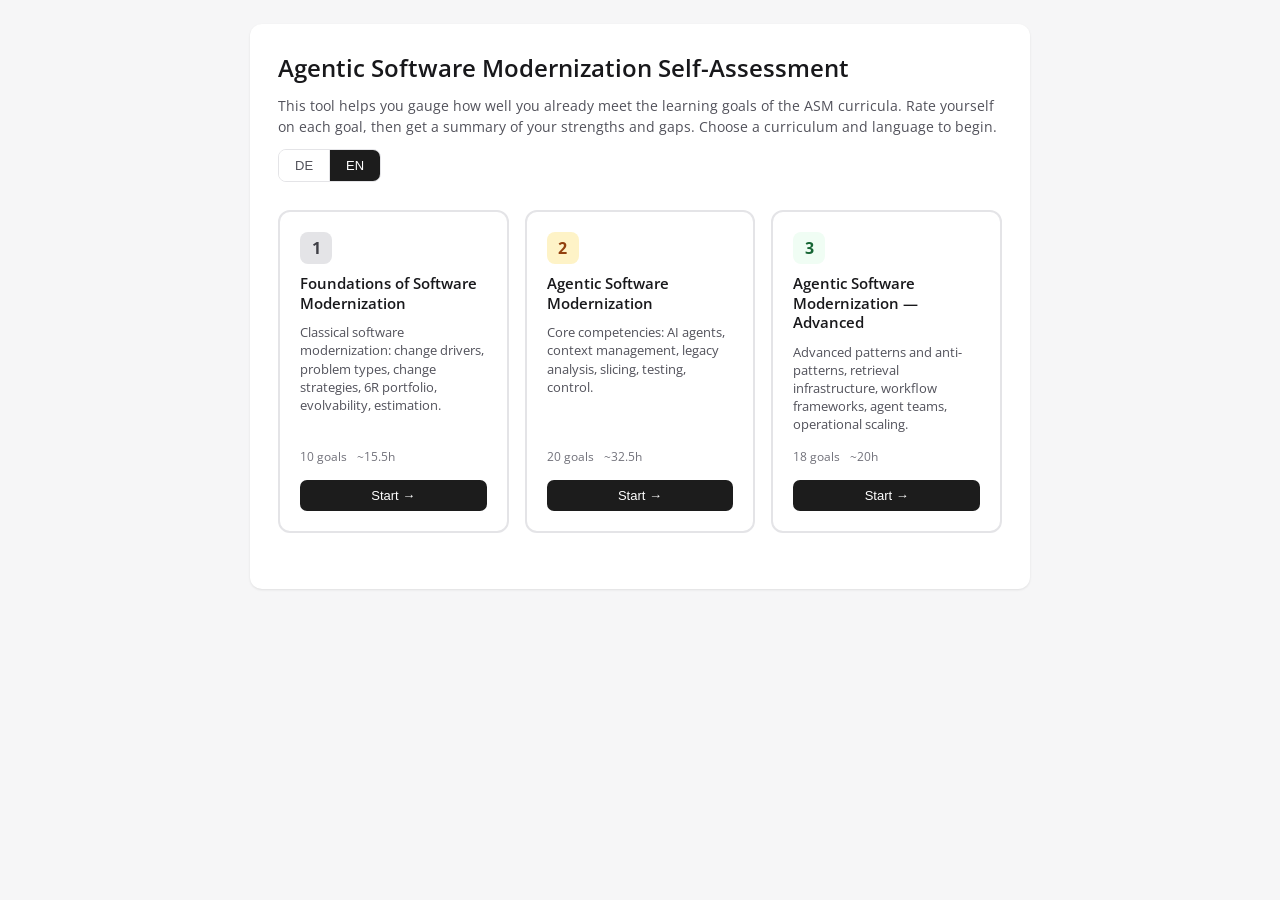
<file: self-assessment/index.html>
<!DOCTYPE html>
<html lang="en">
<head>
<meta charset="UTF-8">
<meta name="viewport" content="width=device-width, initial-scale=1.0">
<title>Agentic Software Modernization Self-Assessment</title>
<style>
  @import url('https://fonts.googleapis.com/css2?family=Open+Sans:wght@400;500;600;700;800&display=swap');
  * { box-sizing: border-box; margin: 0; padding: 0; }
  body {
    font-family: 'Open Sans', -apple-system, BlinkMacSystemFont, "Segoe UI", Roboto, sans-serif;
    background: #f6f6f7;
    color: #18181b;
    line-height: 1.5;
    min-height: 100vh;
    padding: 24px 16px;
  }
  .container { max-width: 780px; margin: 0 auto; }

  .topbar {
    display: flex;
    justify-content: space-between;
    align-items: flex-end;
    margin-bottom: 16px;
    gap: 12px;
    flex-wrap: wrap;
  }
  .topbar h1 { font-size: 22px; font-weight: 600; }
  .topbar .sub { font-size: 13px; color: #6b6b70; margin-top: 2px; }
  .topbar .counter { font-size: 13px; color: #6b6b70; font-variant-numeric: tabular-nums; }

  .progress {
    height: 6px;
    background: #e4e4e7;
    border-radius: 3px;
    overflow: hidden;
    margin-bottom: 24px;
  }
  .progress > div {
    height: 100%;
    background: #22C55E;
    transition: width 0.3s ease;
  }

  .card {
    background: white;
    border-radius: 12px;
    padding: 28px;
    box-shadow: 0 1px 2px rgba(0,0,0,0.04), 0 1px 3px rgba(0,0,0,0.06);
  }

  .meta {
    display: flex;
    align-items: center;
    gap: 10px;
    font-size: 11px;
    color: #71717a;
    margin-bottom: 10px;
    text-transform: uppercase;
    letter-spacing: 0.06em;
    flex-wrap: wrap;
  }
  .badge {
    display: inline-block;
    padding: 2px 8px;
    border-radius: 4px;
    font-weight: 600;
    font-size: 10px;
    letter-spacing: 0.04em;
  }
  .badge-r1 { background: #F0FDF4; color: #166534; }
  .badge-r2 { background: #fef3c7; color: #92400e; }
  .badge-r3 { background: #e4e4e7; color: #3f3f46; }
  .badge-default { background: #e4e4e7; color: #3f3f46; }
  .badge-hours { background: #f3e8ff; color: #6b21a8; }

  .card h2 {
    font-size: 20px;
    font-weight: 600;
    margin-bottom: 12px;
    line-height: 1.3;
  }
  .desc { color: #3f3f46; margin-bottom: 16px; }

  .topics {
    background: #fafafa;
    border-left: 3px solid #d4d4d8;
    padding: 12px 14px 12px 18px;
    margin-bottom: 16px;
    font-size: 14px;
    color: #3f3f46;
    border-radius: 2px;
  }
  .topics ul { list-style: none; }
  .topics li { padding: 2px 0; position: relative; padding-left: 14px; }
  .topics li::before {
    content: "·";
    position: absolute;
    left: 2px;
    color: #a1a1aa;
    font-weight: 700;
  }

  .example { margin-bottom: 22px; }
  .example summary {
    cursor: pointer;
    font-size: 13px;
    font-weight: 500;
    color: #22C55E;
    padding: 6px 0;
    user-select: none;
    list-style: none;
    display: flex;
    align-items: center;
    gap: 8px;
  }
  .example summary::-webkit-details-marker { display: none; }
  .example summary::before {
    content: "▶";
    font-size: 9px;
    transition: transform 0.2s ease;
    color: #22C55E;
  }
  .example[open] summary::before { transform: rotate(90deg); }
  .example summary:hover { color: #16a34a; }
  .example-body {
    padding: 14px 16px;
    margin-top: 8px;
    background: #F0FDF4;
    border-left: 3px solid #22C55E;
    border-radius: 4px;
    font-size: 14px;
    color: #1e293b;
    white-space: pre-line;
    line-height: 1.6;
  }

  .rating-label {
    font-size: 11px;
    font-weight: 600;
    color: #71717a;
    text-transform: uppercase;
    letter-spacing: 0.06em;
    margin-bottom: 10px;
  }
  .rating { display: grid; grid-template-columns: repeat(5, 1fr); gap: 6px; }
  .rating button {
    padding: 12px 4px;
    border: 1px solid #e4e4e7;
    background: white;
    border-radius: 8px;
    cursor: pointer;
    font-size: 11px;
    font-weight: 500;
    color: #3f3f46;
    transition: all 0.12s;
    text-align: center;
    line-height: 1.2;
    min-height: 76px;
    display: flex;
    flex-direction: column;
    align-items: center;
    justify-content: center;
    gap: 4px;
  }
  .rating button:hover { border-color: #22C55E; background: #F0FDF4; }
  .rating button.selected { background: #22C55E; color: white; border-color: #22C55E; }
  .rating button.flash {
    animation: ratingFlash 100ms ease-out;
    box-shadow: 0 0 0 4px rgba(34, 197, 94, 0.35);
  }
  @keyframes ratingFlash {
    0%   { transform: scale(1);   box-shadow: 0 0 0 0    rgba(34, 197, 94, 0.55); }
    40%  { transform: scale(1.08); box-shadow: 0 0 0 8px rgba(34, 197, 94, 0.30); }
    100% { transform: scale(1);   box-shadow: 0 0 0 4px rgba(34, 197, 94, 0.00); }
  }
  .rating button .num { font-size: 18px; font-weight: 700; }

  .nav {
    display: flex;
    justify-content: space-between;
    gap: 10px;
    margin-top: 22px;
    flex-wrap: wrap;
  }
  .nav button {
    padding: 10px 18px;
    border-radius: 8px;
    border: 1px solid #e4e4e7;
    background: white;
    cursor: pointer;
    font-size: 14px;
    font-weight: 500;
    color: #3f3f46;
  }
  .nav button:hover:not(:disabled) { background: #fafafa; }
  .nav button.primary { background: #1C1C1C; color: white; border-color: #1C1C1C; }
  .nav button.primary:hover:not(:disabled) { background: #333333; }
  .nav button:disabled { opacity: 0.4; cursor: not-allowed; }
  .nav .right-group { display: flex; gap: 10px; flex-wrap: wrap; }

  /* Picker */
  .picker-header {
    display: flex;
    justify-content: space-between;
    align-items: flex-start;
    margin-bottom: 28px;
    flex-wrap: wrap;
    gap: 12px;
  }
  .picker-header h2 { font-size: 24px; font-weight: 600; }
  .picker-header .lead { font-size: 14px; color: #52525b; margin-top: 4px; }
  .lang-toggle {
    display: flex;
    border: 1px solid #e4e4e7;
    border-radius: 8px;
    overflow: hidden;
    flex-shrink: 0;
  }
  .lang-toggle button {
    padding: 8px 16px;
    border: none;
    background: white;
    cursor: pointer;
    font-size: 13px;
    font-weight: 500;
    color: #52525b;
    transition: all 0.12s;
  }
  .lang-toggle button:first-child { border-right: 1px solid #e4e4e7; }
  .lang-toggle button.active { background: #1C1C1C; color: white; }
  .lang-toggle button:hover:not(.active) { background: #f4f4f5; }

  .level-cards {
    display: grid;
    grid-template-columns: repeat(3, 1fr);
    gap: 16px;
    margin-bottom: 28px;
  }
  .level-card {
    background: white;
    border: 2px solid #e4e4e7;
    border-radius: 12px;
    padding: 20px;
    cursor: pointer;
    transition: all 0.15s;
    display: flex;
    flex-direction: column;
    gap: 10px;
  }
  .level-card:hover { border-color: #22C55E; box-shadow: 0 0 0 3px rgba(37,99,235,0.08); }
  .level-card-num {
    display: inline-flex;
    align-items: center;
    justify-content: center;
    width: 32px;
    height: 32px;
    border-radius: 8px;
    font-weight: 700;
    font-size: 16px;
  }
  .level-card-num.l1 { background: #e4e4e7; color: #3f3f46; }
  .level-card-num.l2 { background: #fef3c7; color: #92400e; }
  .level-card-num.l3 { background: #F0FDF4; color: #166534; }
  .level-card-title { font-weight: 600; font-size: 15px; line-height: 1.3; color: #18181b; }
  .level-card-desc { font-size: 13px; color: #52525b; line-height: 1.4; flex: 1; }
  .level-card-stats {
    display: flex;
    gap: 10px;
    font-size: 12px;
    color: #71717a;
    margin-top: 4px;
    flex-wrap: wrap;
  }
  .level-card-stat { display: flex; align-items: center; gap: 4px; }
  .level-card-btn {
    margin-top: 4px;
    padding: 8px 14px;
    background: #1C1C1C;
    color: white;
    border: none;
    border-radius: 7px;
    font-size: 13px;
    font-weight: 500;
    cursor: pointer;
    transition: background 0.12s;
    text-align: center;
  }
  .level-card-btn:hover { background: #333333; }

  .picker-import {
    padding-top: 20px;
    border-top: 1px solid #e4e4e7;
    display: flex;
    align-items: center;
    gap: 12px;
    flex-wrap: wrap;
  }
  .picker-import span { font-size: 13px; color: #71717a; }
  .picker-import button {
    padding: 7px 14px;
    font-size: 13px;
    border-radius: 7px;
    border: 1px solid #d4d4d8;
    background: white;
    cursor: pointer;
    color: #3f3f46;
  }
  .picker-import button:hover { background: #f4f4f5; }

  /* Intro */
  .intro h2 { font-size: 24px; margin-bottom: 8px; }
  .intro .lead { color: #52525b; margin-bottom: 20px; }
  .intro h3 {
    font-size: 13px;
    text-transform: uppercase;
    letter-spacing: 0.06em;
    color: #71717a;
    margin: 20px 0 10px;
    font-weight: 600;
  }

  .scale-rows { display: grid; gap: 6px; font-size: 14px; }
  .scale-row {
    display: grid;
    grid-template-columns: 28px 1fr;
    gap: 12px;
    padding: 8px 12px;
    background: #fafafa;
    border-radius: 6px;
    align-items: baseline;
  }
  .scale-row .n {
    font-weight: 700;
    color: #22C55E;
    font-variant-numeric: tabular-nums;
  }
  .level-rows { display: grid; gap: 6px; font-size: 14px; }
  .level-row {
    padding: 8px 12px;
    border-radius: 6px;
    display: grid;
    grid-template-columns: 36px 1fr;
    gap: 12px;
    align-items: baseline;
  }
  .level-row.r1 { background: #F0FDF4; color: #166534; }
  .level-row.r2 { background: #fef3c7; color: #78350f; }
  .level-row.r3 { background: #e4e4e7; color: #27272a; }
  .level-row.default { background: #e4e4e7; color: #27272a; }

  /* Summary */
  .summary h2 { font-size: 24px; margin-bottom: 8px; }
  .summary .lead { color: #52525b; margin-bottom: 20px; }
  .stats {
    display: grid;
    grid-template-columns: repeat(3, 1fr);
    gap: 10px;
    margin-bottom: 24px;
  }
  .stats.stats-4 { grid-template-columns: repeat(4, 1fr); }
  .stat {
    background: #fafafa;
    border-radius: 8px;
    padding: 14px;
    text-align: center;
  }
  .stat-value {
    font-size: 26px;
    font-weight: 700;
    color: #22C55E;
    font-variant-numeric: tabular-nums;
  }
  .stat-value.red { color: #dc2626; }
  .stat-value.green { color: #16a34a; }
  .stat-label {
    font-size: 11px;
    color: #71717a;
    text-transform: uppercase;
    letter-spacing: 0.06em;
    margin-top: 3px;
  }
  .lesson-bar { margin-bottom: 14px; }
  .lesson-bar-head {
    display: flex;
    justify-content: space-between;
    align-items: baseline;
    font-size: 14px;
    margin-bottom: 5px;
  }
  .lesson-bar-head .name { color: #27272a; }
  .lesson-bar-head .val { color: #71717a; font-variant-numeric: tabular-nums; font-size: 13px; }
  .lesson-bar-track {
    height: 10px;
    background: #e4e4e7;
    border-radius: 5px;
    overflow: hidden;
    position: relative;
  }
  .lesson-bar-fill {
    height: 100%;
    background: linear-gradient(90deg, #22C55E, #4ADE80);
    border-radius: 5px;
    transition: width 0.4s ease;
  }
  .lesson-bar-expected {
    position: absolute;
    top: -2px;
    bottom: -2px;
    width: 2px;
    background: #18181b;
  }
  .gap-section { margin-top: 28px; }
  .gap-section h3 {
    font-size: 15px;
    margin-bottom: 10px;
    color: #18181b;
  }
  .gap-item {
    padding: 10px 14px;
    background: #fef2f2;
    border-left: 3px solid #dc2626;
    border-radius: 4px;
    margin-bottom: 6px;
    font-size: 14px;
  }
  .gap-item .g-id { font-weight: 600; color: #991b1b; margin-right: 6px; }
  .gap-item .g-title { color: #3f3f46; }
  .gap-item .g-meta {
    font-size: 12px;
    color: #71717a;
    margin-top: 3px;
  }
  .strong-item {
    padding: 10px 14px;
    background: #f0fdf4;
    border-left: 3px solid #16a34a;
    border-radius: 4px;
    margin-bottom: 6px;
    font-size: 14px;
  }
  .strong-item .g-id { font-weight: 600; color: #166534; margin-right: 6px; }
  .strong-item .g-title { color: #3f3f46; }

  .report-actions {
    display: flex;
    gap: 10px;
    flex-wrap: wrap;
    margin-top: 24px;
    padding-top: 24px;
    border-top: 1px solid #e4e4e7;
  }
  .report-actions button {
    padding: 10px 16px;
    border-radius: 8px;
    border: 1px solid #1C1C1C;
    background: #1C1C1C;
    color: white;
    cursor: pointer;
    font-size: 14px;
    font-weight: 500;
  }
  .report-actions button:hover { background: #333333; }
  .report-actions button.secondary {
    background: white;
    color: #22C55E;
    border-color: #22C55E;
  }
  .report-actions button.secondary:hover { background: #F0FDF4; }
  .modal-overlay {
    position: fixed;
    inset: 0;
    background: rgba(0,0,0,0.4);
    display: flex;
    align-items: center;
    justify-content: center;
    z-index: 200;
    padding: 16px;
    opacity: 0;
    pointer-events: none;
    transition: opacity 0.15s;
  }
  .modal-overlay.show { opacity: 1; pointer-events: auto; }
  .modal-box {
    background: white;
    border-radius: 12px;
    padding: 24px;
    max-width: 380px;
    width: 100%;
    box-shadow: 0 8px 32px rgba(0,0,0,0.18);
    transform: translateY(8px);
    transition: transform 0.15s;
  }
  .modal-overlay.show .modal-box { transform: translateY(0); }
  .modal-box p { font-size: 15px; color: #18181b; margin-bottom: 20px; line-height: 1.5; }
  .modal-actions { display: flex; gap: 8px; justify-content: flex-end; }
  .modal-actions button {
    padding: 8px 16px;
    border-radius: 7px;
    font-size: 14px;
    font-weight: 500;
    cursor: pointer;
    border: 1px solid #e4e4e7;
    background: white;
    color: #3f3f46;
  }
  .modal-actions button:hover { background: #f4f4f5; }
  .modal-actions button.danger { background: #dc2626; color: white; border-color: #dc2626; }
  .modal-actions button.danger:hover { background: #b91c1c; }

  .toast {
    position: fixed;
    bottom: 20px;
    left: 50%;
    transform: translateX(-50%);
    background: #18181b;
    color: white;
    padding: 10px 16px;
    border-radius: 8px;
    font-size: 13px;
    opacity: 0;
    transition: opacity 0.2s;
    pointer-events: none;
    z-index: 100;
  }
  .toast.show { opacity: 1; }

  .error-box {
    background: #fef2f2;
    border: 1px solid #fecaca;
    border-radius: 8px;
    padding: 12px 14px;
    margin-bottom: 16px;
    font-size: 13px;
    color: #991b1b;
  }

  .footnote {
    font-size: 12px;
    color: #a1a1aa;
    margin-top: 24px;
    text-align: center;
  }

  @media (max-width: 700px) {
    .level-cards { grid-template-columns: 1fr; }
  }
  @media (max-width: 600px) {
    .stats, .stats.stats-4 { grid-template-columns: 1fr 1fr; }
    .rating { grid-template-columns: repeat(5, 1fr); gap: 4px; }
    .rating button { font-size: 10px; min-height: 80px; padding: 8px 2px; }
    .card { padding: 20px; }
  }
</style>
</head>
<body>
<div class="container" id="app"></div>
<div class="toast" id="toast"></div>
<div class="modal-overlay" id="modal-overlay">
  <div class="modal-box">
    <p id="modal-msg"></p>
    <div class="modal-actions">
      <button id="modal-cancel">Cancel</button>
      <button id="modal-confirm" class="danger">Reset</button>
    </div>
  </div>
</div>

<script>
/* =============================================================
   BUNDLED CURRICULA
   ============================================================= */
const CURRICULA = {
  'foundations-de': {"schema": "curriculum-assessment/1", "meta": {"name": "Grundlagen der Softwaremodernisierung", "version": "1.0-DE", "source": "https://github.com/feststelltaste/asm-glossary", "language": "de", "description": "Kompetenzrahmen zu den klassischen Grundlagen der Softwaremodernisierung: Treiber, Problemkategorien, Legacy-Definition, Lehmans Gesetze, 6R-Portfolio, Evolvability, Schätzung und Ist-Analyse. Agentenneutral, baut auf Feathers, Fowler, Lehman und iSAQB IMPROVE auf. Als eigenständiger Lehrplan oder als Voraussetzung für Agentic Software Modernization nutzbar."}, "scale": [{"value": 1, "short": "Unbekannt", "full": "Noch nie gehört"}, {"value": 2, "short": "Grundidee", "full": "Grundidee klar"}, {"value": 3, "short": "Verstehe", "full": "Kann erklären"}, {"value": 4, "short": "Anwenden", "full": "Kann anwenden"}, {"value": 5, "short": "Lehren", "full": "Kann lehren"}], "levels": [{"code": "R1", "label": "Anwenden können", "expected": 4, "description": "Autonom in realen Modernisierungssituationen anwenden, beurteilen und anpassen können"}, {"code": "R2", "label": "Verstehen", "expected": 3, "description": "Zusammenhänge, Mechanik und Tradeoffs erklären können"}, {"code": "R3", "label": "Kennen", "expected": 2, "description": "Begriffe und Konzepte benennen und einordnen können"}], "lessons": [{"number": 1, "title": "Grundlagen der Softwaremodernisierung", "goals": [{"id": "LG 1-1", "level": "R2", "effortHours": 1.5, "title": "Treiber von Softwareänderungen unterscheiden", "description": "Warum muss Software sich überhaupt ändern? Ohne saubere Trennung redet jeder Stakeholder über etwas anderes.", "topics": ["Neue oder veränderte Features", "Veränderte Qualitätsziele (Performance, Skalierung, Security)", "Wandel des fachlichen oder technischen Kontexts", "Bugfixing", "Compliance- und Legal-Anforderungen", "Kostendruck (Dev, Ops, Bugs)", "Tech-Updates (OS, Middleware, Libs, Frameworks)", "Intrinsische Motivation der Entwicklerinnen und Entwickler"], "example": "Ein Kreditsystem: EU-Regulierung verlangt ESG-Scoring (fachlicher Kontext), Java 8 erreicht End-of-Life (Tech-Update), Konkurrenz entscheidet in 3 Tagen statt 3 Wochen (Qualitätsziel Performance), Partner-API migriert von SOAP auf GraphQL (externe Schnittstelle). Vier Treiber, vier Lösungen. Wer sie in einen Topf wirft, verliert die Priorisierung und begründet mit dem falschen Argument."}, {"id": "LG 1-2", "level": "R2", "effortHours": 1.5, "title": "Typische Problemkategorien in Altsystemen benennen", "description": "Nicht jedes Problem ist ein Code-Problem. Kategorien trennen, damit man das richtige Werkzeug greift.", "topics": ["Konzeptionelle Schwächen (Integrität, Redundanz, falsche Technologieentscheidungen)", "Struktur-Probleme in Daten", "Struktur-Probleme im Code (Kopplung, Komplexität, Kohäsion, Modularität)", "Runtime-Probleme (Stabilität, Performance, Skalierung)", "Legacy durch Zeitdruck oder Personalwechsel", "Verschiedene Arten von Technical Debt", "Nicht erreichte Qualitätsziele", "Prozess-Probleme (Release-Zyklus, Governance)"], "example": "15 Jahre alter ERP-Monolith: Copy-Paste in 8 Modulen (konzeptionell), zirkuläre DB-Abhängigkeiten (Daten), eine God-Class sammelt 80 Prozent der Bugfixes (Code), der Nacht-Batch dauert 6 Stunden und blockiert den Morgenbetrieb (Runtime), 3000 Zeilen ungetesteter Notlösung aus 2018 (Legacy), Release einmal pro Quartal (Prozess). Jede Kategorie braucht ein anderes Mittel — Refactoring hilft nicht gegen Prozessprobleme."}, {"id": "LG 1-3", "level": "R3", "effortHours": 1, "title": "Grundvokabular für Change-Diskussionen beherrschen", "description": "Ohne saubere Begriffe wird jede Modernisierungsdiskussion schwammig.", "topics": ["Problem (Issue) vs. Lösungsansatz (Opportunity for Improvement)", "Root Cause vs. Symptom", "Kosten eines Problems vs. Kosten einer Lösung", "Risiko (Wahrscheinlichkeit × Auswirkung)", "m:n-Beziehung zwischen Problemen und Lösungen"], "example": "„Deployments dauern 4 Stunden und brechen oft ab.\" — Symptom: langsam und instabil. Root Cause: monolithisches 800-MB-WAR, alle Services starten gemeinsam. Lösungsansatz A: Deployment-Split, 3 Monate, niedriges Risiko. Lösungsansatz B: Blue-Green, 6 Wochen, aber Datenmigration kritisch. Kosten des Problems: rund 20 verlorene Dev-Tage pro Monat. Ohne diese Trennung reden die Beteiligten aneinander vorbei."}, {"id": "LG 1-4", "level": "R2", "effortHours": 1.5, "title": "Change-Strategien gegeneinander abwägen", "description": "Welche grundsätzlichen Strategien gibt es, um ein System weiterzuentwickeln? Muss man in Diskussionen spontan gegeneinander halten können.", "topics": ["Ad-hoc / einmalige Verbesserung", "Schrittweise Verbesserung (mittel- bis langfristig)", "Rewrite", "Rein strukturelles Refactoring", "Konzeptionelles Re-Architecting / Reengineering"], "example": "VB6-GUI ablösen, 320 Masken. Fünf Strategien für dieselbe Aufgabe: Ad-hoc (einzelne Dialoge auf Zuruf), schrittweise (10 Masken pro Monat über 18 Monate), Rewrite (neue WPF-App in 2 Jahren), Refactoring (VB6-Code aufräumen, keine Tech-Änderung), Re-Architecting (neue Event-basierte Architektur, UI-Tech offen). Die Wahl hängt von Risikotoleranz, Budget und Druck aus dem Fachbereich ab — und bestimmt, wo Agenten später überhaupt ansetzen können."}, {"id": "LG 1-5", "level": "R2", "effortHours": 1, "title": "Legacy-Systeme nicht über Alter, sondern über Änderbarkeit definieren", "description": "Nach Feathers: Legacy ist Code, für den keine Tests existieren und den niemand risikolos ändern kann. Alter allein ist kein Kriterium.", "topics": ["Feathers' Legacy-Definition (Code ohne Tests)", "Fehlendes Verständnis als Legacy-Treiber", "Eingefrorene Änderbarkeit", "Abgrenzung gegen „alte, aber gesunde\" Systeme"], "example": "Ein 20 Jahre alter COBOL-Kern, gut dokumentiert, mit hoher Testabdeckung und klaren Schnittstellen, ist im Sinne der Disziplin kein Legacy. Eine 3 Jahre alte Microservice-Landschaft ohne Integrationstests, mit impliziten Aufrufreihenfolgen und ohne lebende Dokumentation, schon. Alter allein taugt nicht zur Einordnung."}, {"id": "LG 1-6", "level": "R2", "effortHours": 1, "title": "Lehmans Gesetze auf reale Systeme beziehen", "description": "Langzeit-Beobachtungen der Softwareevolution. Continuing Change und Increasing Complexity sind kein Scheitern, sondern Naturgesetz.", "topics": ["Continuing Change", "Increasing Complexity", "Declining Quality", "Konsequenzen für Modernisierungsstrategien"], "example": "Ein ERP-System wird seit 12 Jahren weiterentwickelt. Neue Features werden langsamer, Bugs häufiger, obwohl das Team erfahren ist. Das ist Lehmans Declining Quality in Reinform — nicht Inkompetenz, sondern akkumulierte Komplexität. Die Konsequenz ist nicht „besser arbeiten\", sondern strukturelle Gegenmaßnahmen: Bounded Contexts, Refactoring-Budgets, klare Nahtstellen."}, {"id": "LG 1-7", "level": "R2", "effortHours": 1.5, "title": "Portfolio-Optionen der Anwendungsmodernisierung anwenden", "description": "Die „6R\" (oft auch 7R): Retain, Rehost, Replatform, Refactor, Rearchitect, Replace, Retire. Eine Landkarte für Portfolio-Entscheidungen.", "topics": ["Retain — bewusst nicht anfassen", "Rehost — Lift & Shift", "Replatform — Laufzeitumgebung wechseln ohne Code-Umbau", "Refactor — Code umstrukturieren, Funktion erhalten", "Rearchitect — Architektur neu denken", "Replace — durch Standardsoftware ersetzen", "Retire — abschalten"], "example": "Portfolio-Audit mit 40 Anwendungen: 8 Retire (fachlich obsolet), 6 Retain (stabil, kein Handlungsbedarf), 10 Rehost (Datacenter-Exit), 7 Replatform (Middleware-Wechsel), 5 Refactor (hohe Änderungsfrequenz), 3 Rearchitect (strategische Produkte), 1 Replace (SaaS-Alternative tragfähig). Agentische Unterstützung skaliert am besten bei Refactor und Replatform, kaum bei Rearchitect."}, {"id": "LG 1-8", "level": "R2", "effortHours": 1, "title": "Evolvability als eigenständiges Qualitätsziel begreifen", "description": "Änderbarkeit ist nicht Beiwerk, sondern Voraussetzung aller weiteren Qualitätsziele. Ohne Evolvability läuft jede Modernisierung in Sackgassen.", "topics": ["Wartbarkeit vs. Änderbarkeit vs. Erweiterbarkeit", "Evolvability als Qualitätsziel", "Abgrenzung gegen reine Funktionsfähigkeit", "Messbarkeit (Cycle Time, Change-Failure-Rate)"], "example": "Zwei Systeme erfüllen funktional dieselben Anforderungen. System A akzeptiert neue Features binnen Tagen, System B binnen Monaten. Das ist kein Feature-Unterschied, sondern ein Evolvability-Unterschied — und wird in vielen Business-Cases schlicht ignoriert, bis die Zeit-bis-Markt-Lücke nicht mehr überbrückbar ist."}, {"id": "LG 1-9", "level": "R1", "effortHours": 2.5, "title": "Schätzungen mit Intervallen und expliziten Annahmen führen", "description": "Schätzen ist kein Raten. Punktwerte sind irreführend sicher — Intervalle und Annahmen machen Unsicherheit kommunizierbar.", "topics": ["Best/Avg/Worst-Case", "Konfidenzintervalle", "Annahmen explizit machen", "Kosten: direkt, CAPEX/OPEX, Schulung", "Opportunity Cost, Cost of Delay", "ROI, Break-Even, Abschreibung"], "example": "Tech-Lead schätzt API-Migration auf 40 Tage. Besser: Best 30, Wahrscheinlichster Wert 50, Worst 90 Tage, Konfidenzintervall 45–75. Annahmen: keine Datenmigration nötig, Partner-API stabil, Team bleibt bei 3 Personen. Die Breite des Intervalls ist das eigentliche Maß der Unsicherheit — und sie bestimmt, ob man das Vorhaben überhaupt starten kann."}, {"id": "LG 1-10", "level": "R1", "effortHours": 3, "title": "Für ein reales Altsystem eine Problemlandkarte erstellen", "description": "Der Transfer: Treiber des Wandels, dominante Problemkategorien, in Frage kommende Change-Strategien benennen und priorisieren.", "topics": ["Stakeholder-Analyse", "Kontextanalyse", "Code- und Struktur-Metriken", "Runtime- und Prozess-Metriken", "Priorisierung nach Risiko × Kosten × Wirkung", "Dokumentation von Issues und Risiken"], "example": "4-Wochen-Assessment: Woche 1 Stakeholder-Interviews und Code-Metriken, Woche 2 ATAM-Workshop und Runtime-Profiling, Woche 3 Dev-Prozess- und Incident-Analyse, Woche 4 Synthese. Ergebnis ist keine „Modernisierung\", sondern eine priorisierte Liste von Problemen und Lösungsansätzen mit Intervall-Schätzungen — die Grundlage, auf der erst entschieden werden kann, wo Agenten überhaupt helfen sollen."}]}]},
  'foundations-en': {"schema": "curriculum-assessment/1", "meta": {"name": "Foundations of Software Modernization", "version": "1.0-EN", "source": "https://github.com/feststelltaste/asm-glossary", "language": "en", "description": "Competency framework covering the classical foundations of software modernization: drivers, problem categories, legacy definition, Lehman's laws, 6R portfolio, evolvability, estimation, and as-is analysis. Agent-neutral, builds on Feathers, Fowler, Lehman, and iSAQB IMPROVE. Usable as a standalone curriculum or as a prerequisite for Agentic Software Modernization."}, "scale": [{"value": 1, "short": "Unknown", "full": "Never heard of it"}, {"value": 2, "short": "Aware", "full": "Basic idea clear"}, {"value": 3, "short": "Understand", "full": "Can explain"}, {"value": 4, "short": "Apply", "full": "Can apply"}, {"value": 5, "short": "Teach", "full": "Can teach"}], "levels": [{"code": "R1", "label": "Can Apply", "expected": 4, "description": "Able to apply, assess, and adapt autonomously in real modernization situations"}, {"code": "R2", "label": "Understand", "expected": 3, "description": "Able to explain relationships, mechanics, and tradeoffs"}, {"code": "R3", "label": "Know", "expected": 2, "description": "Able to name and categorize terms and concepts"}], "lessons": [{"number": 1, "title": "Foundations of Software Modernization", "goals": [{"id": "LG 1-1", "level": "R2", "effortHours": 1.5, "title": "Distinguish drivers of software change", "description": "Why does software need to change at all? Without a clear separation, every stakeholder is talking about something different.", "topics": ["New or changed features", "Changed quality goals (performance, scaling, security)", "Changes in the domain or technical context", "Bug fixing", "Compliance and legal requirements", "Cost pressure (dev, ops, bugs)", "Tech updates (OS, middleware, libs, frameworks)", "Intrinsic motivation of developers"], "example": "A credit system: EU regulation requires ESG scoring (domain context change), Java 8 reaches end-of-life (tech update), competitors decide in 3 days instead of 3 weeks (quality goal: performance), partner API migrates from SOAP to GraphQL (external interface). Four drivers, four solutions. Whoever lumps them together loses prioritization and argues with the wrong rationale."}, {"id": "LG 1-2", "level": "R2", "effortHours": 1.5, "title": "Name typical problem categories in legacy systems", "description": "Not every problem is a code problem. Separating categories ensures you reach for the right tool.", "topics": ["Conceptual weaknesses (integrity, redundancy, wrong technology decisions)", "Structural problems in data", "Structural problems in code (coupling, complexity, cohesion, modularity)", "Runtime problems (stability, performance, scaling)", "Legacy caused by time pressure or staff turnover", "Various types of technical debt", "Unmet quality goals", "Process problems (release cycle, governance)"], "example": "A 15-year-old ERP monolith: copy-paste across 8 modules (conceptual), circular DB dependencies (data), one God class absorbs 80 percent of bug fixes (code), the nightly batch takes 6 hours and blocks morning operations (runtime), 3,000 lines of untested workaround code from 2018 (legacy), releases once per quarter (process). Each category requires a different remedy — refactoring does not help against process problems."}, {"id": "LG 1-3", "level": "R3", "effortHours": 1, "title": "Master basic vocabulary for change discussions", "description": "Without precise terminology, every modernization discussion becomes vague.", "topics": ["Problem (issue) vs. solution approach (opportunity for improvement)", "Root cause vs. symptom", "Cost of a problem vs. cost of a solution", "Risk (probability x impact)", "Many-to-many relationship between problems and solutions"], "example": "\"Deployments take 4 hours and frequently abort.\" Symptom: slow and unstable. Root cause: monolithic 800 MB WAR, all services start together. Solution A: deployment split, 3 months, low risk. Solution B: blue-green, 6 weeks, but data migration is critical. Cost of the problem: roughly 20 lost dev-days per month. Without this separation, stakeholders talk past each other."}, {"id": "LG 1-4", "level": "R2", "effortHours": 1.5, "title": "Weigh change strategies against each other", "description": "What fundamental strategies exist for evolving a system? You need to be able to compare them spontaneously in discussions.", "topics": ["Ad hoc / one-time improvement", "Incremental improvement (medium to long term)", "Rewrite", "Purely structural refactoring", "Conceptual re-architecting / reengineering"], "example": "Replacing a VB6 GUI with 320 screens. Five strategies for the same task: ad hoc (individual dialogs on demand), incremental (10 screens per month over 18 months), rewrite (new WPF app in 2 years), refactoring (clean up VB6 code, no tech change), re-architecting (new event-based architecture, UI technology open). The choice depends on risk tolerance, budget, and business pressure — and determines where agents can even begin to help later."}, {"id": "LG 1-5", "level": "R2", "effortHours": 1, "title": "Define legacy systems by changeability, not age", "description": "Following Feathers: legacy is code for which no tests exist and which nobody can change without risk. Age alone is not a criterion.", "topics": ["Feathers' legacy definition (code without tests)", "Lack of understanding as a legacy driver", "Frozen changeability", "Distinction from \"old but healthy\" systems"], "example": "A 20-year-old COBOL core, well documented, with high test coverage and clear interfaces, is not legacy in the sense of this discipline. A 3-year-old microservice landscape without integration tests, with implicit call ordering and no living documentation, is. Age alone is not sufficient for classification."}, {"id": "LG 1-6", "level": "R2", "effortHours": 1, "title": "Relate Lehman's laws to real systems", "description": "Long-term observations of software evolution. Continuing Change and Increasing Complexity are not failures but laws of nature.", "topics": ["Continuing Change", "Increasing Complexity", "Declining Quality", "Consequences for modernization strategies"], "example": "An ERP system has been evolving for 12 years. New features arrive more slowly and bugs appear more frequently, even though the team is experienced. This is Lehman's Declining Quality in its purest form — not incompetence, but accumulated complexity. The consequence is not \"work better\" but structural countermeasures: bounded contexts, refactoring budgets, clear seams."}, {"id": "LG 1-7", "level": "R2", "effortHours": 1.5, "title": "Apply portfolio options for application modernization", "description": "The \"6R\" (sometimes 7R): Retain, Rehost, Replatform, Refactor, Rearchitect, Replace, Retire. A map for portfolio decisions.", "topics": ["Retain — consciously leave untouched", "Rehost — lift and shift", "Replatform — change the runtime environment without restructuring code", "Refactor — restructure code while preserving function", "Rearchitect — rethink the architecture", "Replace — substitute with standard software", "Retire — decommission"], "example": "Portfolio audit with 40 applications: 8 Retire (functionally obsolete), 6 Retain (stable, no action needed), 10 Rehost (datacenter exit), 7 Replatform (middleware switch), 5 Refactor (high change frequency), 3 Rearchitect (strategic products), 1 Replace (SaaS alternative viable). Agentic support scales best for Refactor and Replatform, and barely at all for Rearchitect."}, {"id": "LG 1-8", "level": "R2", "effortHours": 1, "title": "Understand evolvability as a quality goal in its own right", "description": "Changeability is not a side concern but a prerequisite for all other quality goals. Without evolvability, every modernization effort hits dead ends.", "topics": ["Maintainability vs. changeability vs. extensibility", "Evolvability as a quality goal", "Distinction from pure functional correctness", "Measurability (cycle time, change failure rate)"], "example": "Two systems fulfill the same functional requirements. System A accepts new features within days, System B within months. This is not a feature difference but an evolvability difference — and it is routinely ignored in business cases until the time-to-market gap becomes unbridgeable."}, {"id": "LG 1-9", "level": "R1", "effortHours": 2.5, "title": "Produce estimates with intervals and explicit assumptions", "description": "Estimating is not guessing. Point values are misleadingly precise — intervals and explicit assumptions make uncertainty communicable.", "topics": ["Best/avg/worst case", "Confidence intervals", "Making assumptions explicit", "Costs: direct, CAPEX/OPEX, training", "Opportunity cost, cost of delay", "ROI, break-even, depreciation"], "example": "A tech lead estimates an API migration at 40 days. Better: best case 30, most likely 50, worst case 90 days, confidence interval 45 to 75. Assumptions: no data migration required, partner API stable, team stays at 3 people. The width of the interval is the actual measure of uncertainty — and it determines whether the initiative can be started at all."}, {"id": "LG 1-10", "level": "R1", "effortHours": 3, "title": "Create a problem map for a real legacy system", "description": "The transfer: name and prioritize the drivers of change, dominant problem categories, and candidate change strategies.", "topics": ["Stakeholder analysis", "Context analysis", "Code and structural metrics", "Runtime and process metrics", "Prioritization by risk x cost x impact", "Documentation of issues and risks"], "example": "A 4-week assessment: week 1 stakeholder interviews and code metrics, week 2 ATAM workshop and runtime profiling, week 3 dev process and incident analysis, week 4 synthesis. The result is not a \"modernization plan\" but a prioritized list of problems and solution approaches with interval estimates — the foundation on which decisions about where agents can help at all can first be made."}]}]},
  'core-de':        {"schema": "curriculum-assessment/1", "meta": {"name": "Agentic Software Modernization", "version": "1.0-DE", "source": "https://github.com/feststelltaste/asm-glossary", "language": "de", "description": "Fokussierter Kompetenzrahmen zur agentengestützten Modernisierung von Legacy-Softwaresystemen. Konzentriert auf die Kernkompetenzen: was ein Agent ist, wie Kontext funktioniert, wie man Legacy-Code für Agenten analysiert, welche Transformationsmuster tragen, wie Änderungen abgesichert werden und wie agentische Arbeit kontrolliert wird. Das klassische Modernisierungsumfeld ist im separaten Curriculum „Grundlagen der Softwaremodernisierung\" abgedeckt."}, "scale": [{"value": 1, "short": "Unbekannt", "full": "Noch nie gehört"}, {"value": 2, "short": "Grundidee", "full": "Grundidee klar"}, {"value": 3, "short": "Verstehe", "full": "Kann erklären"}, {"value": 4, "short": "Anwenden", "full": "Kann anwenden"}, {"value": 5, "short": "Lehren", "full": "Kann lehren"}], "levels": [{"code": "R1", "label": "Anwenden können", "expected": 4, "description": "Autonom in realen Modernisierungssituationen anwenden, beurteilen und anpassen können"}, {"code": "R2", "label": "Verstehen", "expected": 3, "description": "Zusammenhänge, Mechanik und Tradeoffs erklären können"}, {"code": "R3", "label": "Kennen", "expected": 2, "description": "Begriffe und Konzepte benennen und einordnen können"}], "lessons": [{"number": 1, "title": "Agent und agentischer Zyklus", "goals": [{"id": "LG 1-1", "level": "R2", "effortHours": 1.5, "title": "KI-Agent, agentischen Zyklus und Werkzeugnutzung erklären", "description": "Der gemeinsame Grundbegriff. Ohne saubere Abgrenzung vermischen sich Chatbot-Erwartungen mit Agenten-Realität, und jede Folgeaussage kippt.", "topics": ["LLM mit Tool-Zugriff vs. reiner Chatbot", "Zyklus: Planen, Handeln, Beobachten, Re-Planen", "Werkzeugnutzung als Wirkhebel und Risikoquelle", "Strukturierte Ausgabe als Brücke zu deterministischen Systemen"], "example": "Agent bekommt „bring den Test zum Laufen\". Zyklus: (1) Read der Testdatei, (2) Beobachtung: Mock-Server auf Port 8080 erwartet, (3) Re-Plan: Mock starten, (4) Bash-Start, (5) Beobachtung: Port belegt. Ohne sauberen Zyklus wird an Schritt 3 halluziniert. Werkzeugnutzung macht den Unterschied — aber `git reset --hard` als Tool-Aufruf ist auch das, was ganze Feature-Branches killt."}, {"id": "LG 1-2", "level": "R2", "effortHours": 1, "title": "Mehrschrittplanung gegen reaktives Verhalten abgrenzen", "description": "Ein Agent, der immer nur den nächsten Schritt sucht, verläuft sich. Einer, der einen Plan hält und ihn anpasst, nicht. Die explizite Planung ist das, was agentische Arbeit skalierbar macht.", "topics": ["Explizite Planung vs. impliziter Fortschritt", "Plan-Revision bei neuer Beobachtung", "Abbruch bei Zieldrift"], "example": "Refactoring: God-Class in drei Module extrahieren. Ohne Plan landet der Agent nach drei Stunden in einem Halbzustand, alles kompiliert, aber Tests sind weg. Mit Plan (1. Nahtstellen, 2. Tests spannen, 3. extrahieren, 4. Tests wieder grün) bleibt jederzeit nachvollziehbar, wo man steht."}, {"id": "LG 1-3", "level": "R1", "effortHours": 2, "title": "Agentischen Ansatz für eine Aufgabe begründet wählen oder ablehnen", "description": "Die Kernentscheidung. Agent ist nicht immer die Antwort. Ohne diese Urteilskraft wird jede Aufgabe zum Hammer-Nagel-Problem — und jede Modernisierung teurer als nötig.", "topics": ["Wann ein Linter, ein Script oder ein Codemod besser passt", "Wann ein Agent durch Urteilsvermögen oder Recherche vorne liegt", "Aufgabenzuschnitt für Agenten", "Rückbezug auf klassische Change-Strategien"], "example": "Aufgabe A: 300 Dateien auf neuen Lombok-Namespace umschreiben — kein Agent, sondern `sed`. Aufgabe B: einen impliziten Domänen-Begriff in 40 Dateien identifizieren und vereinheitlichen — hier passt ein Agent. Aufgabe C: VB6-Monolith zu .NET migrieren — weder Agent noch Script, das ist eine Re-Architecting-Entscheidung."}]}, {"number": 2, "title": "Kontext und seine Pathologien", "goals": [{"id": "LG 2-1", "level": "R2", "effortHours": 2, "title": "Kontextfenster-Grenzen und die drei Pathologien beherrschen", "description": "Kontext ist endlich und kostet Qualität. Kontextverfall, -vergiftung und -verschmutzung sind drei verschiedene Fehlerbilder mit drei verschiedenen Gegenmaßnahmen — sie zu unterscheiden ist die Voraussetzung für alle weiteren Gegenmaßnahmen.", "topics": ["Kontextfenster als harte Grenze, Qualitätskurve davor", "Kontextverfall: schleichender Qualitätsverlust", "Kontextvergiftung: falsche oder widersprüchliche Inhalte", "Kontextverschmutzung: plausible, aber irrelevante Inhalte"], "example": "Nach 80 Turns erfindet der Agent Code, der nur diskutiert, nie geschrieben wurde — Verfall. Veralteter Copy-Paste-Kommentar behauptet `deprecated since v2`, die Funktion ist längst rehabilitiert — Vergiftung. Drei irrelevante README-Auszüge im Kontext führen zu falschen Schlüssen über die aktuelle Datei — Verschmutzung. Drei Bilder, drei Fixes."}, {"id": "LG 2-2", "level": "R2", "effortHours": 1.5, "title": "Halluzinationen durch Verankerung und Sitzungsaufteilung eindämmen", "description": "Die zwei pragmatischen Werkzeuge. Grounding an echten Artefakten statt plausibel klingender Behauptungen, und neue Sitzungen statt immer längerer Historie.", "topics": ["Verankerung an Dateien, Pfaden, stabilen Identifikatoren", "Kontextbereinigung und Sitzungsaufteilung", "Übergabeartefakte zwischen Sitzungen", "Halluzination und Prompt-Abweichung als Leitsymptome"], "example": "Statt „refaktoriere den Zahlungsservice\" besser: „in `src/payments/service.ts` Methode `processPayment` auf Typ `PaymentRequest` statt `any` umbauen\". Pfad und Typname sind Anker. Langes Refactoring wird in 3 Sitzungen mit kurzer Übergabe besser als in einer 6-Stunden-Sitzung — weil Kontextverfall messbar wird, auch wenn er sich nicht anfühlt."}, {"id": "LG 2-3", "level": "R1", "effortHours": 2, "title": "Kontextstrategie für konkrete Modernisierungsaufgabe entwerfen", "description": "Der Transfer. Was muss der Agent wissen, was nicht, in welcher Reihenfolge, und wann wird die Sitzung geschnitten.", "topics": ["Minimum Viable Context pro Teilaufgabe", "Reihenfolge und Schichtung der Kontextbausteine", "Grenzen der Sitzung", "Verzahnung mit Slicing aus Lektion 4"], "example": "Extraktion eines Zahlungsmoduls. Kontextstrategie: Sitzung 1 nur Analyse (Graph, Nahtstellen, Tests). Sitzung 2 nur Test-Extraktion. Sitzung 3 nur Code-Extraktion. Sitzung 4 Cleanup. Jede startet frisch mit definierter Kontextauswahl, nicht mit der gesamten Historie."}]}, {"number": 3, "title": "Legacy-Code für Agenten verfügbar machen", "goals": [{"id": "LG 3-1", "level": "R2", "effortHours": 1.5, "title": "Wissensrepräsentation für Agenten aufbauen", "description": "Menschliches Code-Verständnis sitzt in Köpfen, Agenten brauchen Artefakte. Call-Graphen, statische Analyse und Software Analytics sind die Brücke — und gleichzeitig die Priorisierungshilfe dafür, wo der Agent überhaupt anfangen soll.", "topics": ["Code-Wissensgraph: Aufrufe, Imports, Abhängigkeiten", "Statische Analyse: Typen, Datenflüsse, Code Smells", "Software Analytics: Git-Hotspots, Change-Frequenz, Ownership", "Grenzen: Reflection, dynamische Konfiguration"], "example": "Hotspot-Karte kombiniert SonarQube-Findings (340 Smells) mit `git log`-Heatmap (60 % aller Commits in einer Klasse). `OrderProcessor` taucht in beiden Metriken als Ausreißer auf. Klarer Startpunkt — keine Diskussion mehr, wo der Agent ansetzen soll. Call-Graph zeigt zusätzlich die indirekten Aufrufwege, die sonst unsichtbar blieben."}, {"id": "LG 3-2", "level": "R2", "effortHours": 1, "title": "Quellcodekonditionierung als Investition vor der Agentenarbeit begreifen", "description": "Die Codebasis für Agenten vorbereiten, bevor man sie auf sie loslässt. Klingt nach Kosmetik, ist aber der größte Hebel für Ergebnisqualität.", "topics": ["Konsistente Benennung und semantische Anker", "Klare Modulgrenzen", "Minimale Dokumentation an der richtigen Stelle", "Onboarding-Artefakte (z.B. CLAUDE.md, AGENTS.md)"], "example": "Vor der Agentenarbeit zwei Tage in Umbenennung investiert: `proc1` wird `calculateTax`, `helper2` wird `normalizeAddress`. Halbiert die Fehlerrate der nachfolgenden Agentenarbeit, weil semantische Anker jetzt stehen. Investition, die sich nach einer Woche zurückzahlt."}, {"id": "LG 3-3", "level": "R1", "effortHours": 2, "title": "Analysestrategie für Legacy-Codebasis entwerfen", "description": "Welche Analyseartefakte in welcher Reihenfolge, für welche Modernisierungsaufgabe. Die Brücke zwischen klassischer Ist-Analyse und agentengerechter Vorbereitung.", "topics": ["Auswahl der Analysewerkzeuge nach Aufgabenprofil", "Reihenfolge: klassisch → agentenorientiert", "Priorisierung nach Hotspot und Risiko", "Integration in den Modernisierungsworkflow"], "example": "ERP-Modernisierung: Woche 1 klassische Ist-Analyse, Woche 2 Hotspot-Karte und Call-Graph, Woche 3 Quellcodekonditionierung der Top-5-Hotspots, Woche 4 erste Agentenaufgaben an den konditionierten Stellen. Agent kommt erst ins Spiel, wenn das Feld für ihn bereitet ist — nicht umgekehrt."}]}, {"number": 4, "title": "Transformationsmuster und Slicing", "goals": [{"id": "LG 4-1", "level": "R2", "effortHours": 1.5, "title": "Schuldenarten für agentische Arbeit differenzieren", "description": "Technical Debt ist nicht alles. Kognitive, Absichts- und Verständnisschulden sind eigenständige Konzepte — und Agenten neigen dazu, technische Schulden zu senken und kognitive zu erzeugen.", "topics": ["Technische Schulden", "Kognitive Schulden", "Absichtsschulden", "Verständnisschulden"], "example": "Agent erzeugt 2000 Zeilen funktionierenden Code. Technische Schulden: niedrig, Tests grün. Kognitive Schulden: hoch, niemand versteht die Design-Entscheidungen. Verständnisschulden: hoch, keine ADRs. Das Paket funktioniert heute, ist in 6 Monaten unwartbar — und der Agent hat die Bilanz nicht wirklich verbessert, er hat sie nur umgeschichtet."}, {"id": "LG 4-2", "level": "R2", "effortHours": 2, "title": "Inkrementelle Transformationsmuster sicher anwenden", "description": "Die Werkzeugkiste der schrittweisen Modernisierung. Strangler Fig, Sprouting, Nahtstellen und Anti-Corruption Layer sind nicht agentenspezifisch — aber erst sie machen agentische Arbeit an realen Altsystemen überhaupt möglich, weil sie den Explosionsradius eingrenzen.", "topics": ["Strangler Fig Pattern", "Sprouting", "Nahtstellen (Seams)", "Anti-Corruption Layer"], "example": "Monolith-Ablösung: neuer Dienst entsteht neben dem alten (Sprout), Traffic wird schrittweise umgeleitet (Strangler), der alte Dienst bleibt hinter einer ACL, bis er sterben kann. Agent arbeitet jeweils nur an einem Stück, nicht am Ganzen — die Muster machen genau das möglich."}, {"id": "LG 4-3", "level": "R2", "effortHours": 1.5, "title": "Slicing und Aufgabenzuschnitt für Agentensitzungen beherrschen", "description": "Die wichtigste Einzeldisziplin. Slicing respektiert das Kontextbudget aus Lektion 2 und ist gleichzeitig die Sicherheit dafür, dass der Agent rückabwickelbar arbeitet.", "topics": ["Slicing nach Domänengrenzen oder Risiko", "Aufgabenzuschnitt für eine einzelne Sitzung", "Definition of Done pro Slice", "Rückabwickelbarkeit"], "example": "„Migration in 200 Mann-Tagen\" ist kein Slice, sondern ein Klumpen. Guter Slice: „Kundendaten-Lesezugriffe binnen 3 Tagen in neuen Service, Schreibzugriffe bleiben vorerst alt\". Klar, testbar, agentengerecht — und rückabwickelbar, wenn er schiefgeht. Ein großer Slice ist kein mutiger, sondern ein unsicherer."}, {"id": "LG 4-4", "level": "R1", "effortHours": 3, "title": "Transformationsmuster und Slicing für ein Vorhaben entwerfen", "description": "Der Transfer: welches Muster für welches Teilsystem, in welche Slices zerlegt, in welcher Reihenfolge — und wo der Agent überhaupt ansetzt.", "topics": ["Mustervergleich im konkreten Kontext", "Begründete Auswahl (ADR-reif)", "Slice-Reihenfolge nach Risiko", "Rollback-Plan pro Slice"], "example": "Reporting-Ablösung: Strangler scheidet aus (keine stabilen API-Grenzen), Sprouting passt (neues System daneben, per ETL gespeist), ACL schützt vor Kopplung. Slices: Slice 1 Tests um kritischen Pfad (niedriges Risiko, hoher Wert), Slice 14 alten Pfad entfernen (höchstes Risiko, zuletzt). Reihenfolge ist keine Kosmetik — sie ist die Wette."}]}, {"number": 5, "title": "Absicherung agentischer Änderungen", "goals": [{"id": "LG 5-1", "level": "R2", "effortHours": 1.5, "title": "Charakterisierungstests und Fitnessfunktionen als Sicherheitsnetz einsetzen", "description": "Die zwei zentralen Testformen der Modernisierung: Charakterisierungstests frieren das Ist-Verhalten ein, Fitnessfunktionen halten Architekturgrenzen im Build. Zusammen sind sie die Voraussetzung dafür, dass ein Agent überhaupt arbeiten darf.", "topics": ["Charakterisierungstest vs. Unit-Test", "Golden Master aus echten Aufrufen", "Fitnessfunktionen (Abhängigkeitsregeln, Latenz-Budgets)", "Integration in CI"], "example": "Untestbare Komponente bekommt 500 reale Input/Output-Paare als Golden Master. Fitnessfunktion: keine Klasse in `domain/` darf `infrastructure/` importieren. Agent refaktoriert frei — das Netz hält. Wenn er eine Grenze verletzt, bricht der Build, nicht das Produkt."}, {"id": "LG 5-2", "level": "R2", "effortHours": 1, "title": "LLM als Richter einordnen — Nutzen, Grenzen, verantwortlicher Einsatz", "description": "Ein mächtiges Werkzeug dort, wo Assertions nicht reichen — und gleichzeitig eine neue Fehlerquelle. Unterscheidung zwischen zulässig, vorfiltern und unzulässig ist die Kernkompetenz.", "topics": ["Einsatzgebiete: Text, Stil, semantische Äquivalenz", "Risiken: eigene Halluzinationen, systematische Bias", "Vorfilter vs. finaler Richter", "Regulatorische Grenzen"], "example": "100 migrierte Funktionen, klassisch lässt sich nur Syntax prüfen. LLM-Richter bewertet idiomatische Qualität — als Vorfilter. Die auffälligen 10 % gehen an einen Menschen. Im Kreditentscheidungssystem ist ein LLM-Richter als alleiniger Prüfer ausgeschlossen, als Vorfilter aber erlaubt. Zwei Fälle, zwei Antworten."}, {"id": "LG 5-3", "level": "R1", "effortHours": 2, "title": "Teststrategie für eine Modernisierungsaufgabe entwerfen", "description": "Welche Tests, in welcher Reihenfolge, mit welcher Abdeckung. Das Absicherungsäquivalent zum Slicing aus Lektion 4.", "topics": ["Pyramide: Charakterisierung, Fitness, Unit, Integration", "Rolle von LLM-Urteilen", "CI-Integration", "Risikoorientierung"], "example": "Zahlungsdienst: Charakterisierungstests an den Außenkanten (hohe Abdeckung), Fitnessfunktionen für Architekturgrenzen, Unit-Tests für neue Logik, LLM-Richter für Lesbarkeit. Jede Schicht schützt gegen eine andere Fehlerklasse — und der Agent arbeitet nur dort, wo alle vier Schichten über ihm sind."}]}, {"number": 6, "title": "Kontrolle und Betrieb", "goals": [{"id": "LG 6-1", "level": "R2", "effortHours": 1.5, "title": "Leitplanken, Explosionsradius und Human-in-the-Loop richtig platzieren", "description": "Autonomie braucht Grenzen. Leitplanken begrenzen, was der Agent überhaupt tun darf. HITL platziert die Aufmerksamkeit des Menschen dort, wo sie zählt — und spart sie überall sonst.", "topics": ["Tool-, Datei- und Netzwerk-Scope", "Revertierbarkeit", "HITL an Entscheidungspunkten, nicht an Routinearbeit", "Risikoabhängige Enge des Rahmens"], "example": "Agent darf Dateien ändern, aber nicht pushen. Nicht ins Produktionssystem. Nicht auf fremde Branches. Bei der Methoden-Extraktion: HITL nicht nach jeder einzelnen Methode (Mensch wird blind), sondern nach jedem Batch mit Diff-Zusammenfassung. Platzierung ist alles."}, {"id": "LG 6-2", "level": "R2", "effortHours": 1, "title": "Feedbackschleife als Produktivitätshebel gestalten", "description": "Die Qualität der Schleife entscheidet über die Qualität des Ergebnisses. Kurz, aussagekräftig, automatisierbar — sonst kippt der Agent in Raten statt Wissen.", "topics": ["Kurze Zykluszeiten", "Aussagekraft der Rückmeldung", "Verschränkung mit Testrahmen aus Lektion 5"], "example": "Agent ändert Code, Tests laufen in 40 Sekunden, Rückmeldung klar — produktive Schleife. Tests laufen 20 Minuten — Agent beginnt zu raten, bevor die erste Rückmeldung da ist. Produktivität kippt. Kurze Schleifen sind nicht Komfort, sondern Voraussetzung agentischer Arbeit."}, {"id": "LG 6-3", "level": "R2", "effortHours": 1, "title": "Agentenmonitoring und Spec-Driven Development als Rückgrat begreifen", "description": "Was tut der Agent wirklich, und wogegen arbeitet er? Monitoring macht Agentenarbeit auditierbar, Spezifikationen halten ihn am Auftrag. Beides ist, was Agentic Modernization vom einzelnen Experiment in den Regelbetrieb hebt.", "topics": ["Tool-Call-Logs, Token- und Kostentracking", "Fehlermuster-Analyse über Zeit", "Spec als Vertrag und Kontext-Anker", "Absichtsschulden reduzieren"], "example": "Nach 3 Monaten Agenteneinsatz: Monitoring zeigt, 40 % aller Fehler an einer bestimmten Tool-Kombination. Werkzeug wird verbessert — ohne Monitoring hätte das Team immer nur Einzelfehler debuggt. Parallel: Aufgabenstellung mit 7 Akzeptanzkriterien statt „mach es besser\" — Agent bleibt am Auftrag, die Spec wird Teil der Dokumentation."}, {"id": "LG 6-4", "level": "R1", "effortHours": 2, "title": "Kontrollrahmen für konkrete Aufgabe entwerfen", "description": "Das Zusammenspiel aus Leitplanken, HITL, Feedback und Monitoring. Das Risikoprofil der Aufgabe bestimmt die Enge des Rahmens — und die reife Entscheidung, wann mehr Autonomie lohnt, wann weniger.", "topics": ["Risikoabhängige Enge", "Platzierung der HITL-Punkte", "Abbruchkriterien und Eskalationspfade", "Autonomie-Kontrolle-Balance über Zeit"], "example": "Niedriges Risiko (Kommentare umformulieren): offenes Setup, HITL nur am Ende. Hohes Risiko (Security-Modul): enge Leitplanken, HITL vor jedem Commit, doppeltes Review, volles Log. Derselbe Agent, völlig verschiedene Rahmen. In 6 Monaten — wenn Strukturen, Monitoring und Teamreife sitzen — kann der Rahmen offener werden."}]}]},
  'core-en':        {"schema": "curriculum-assessment/1", "meta": {"name": "Agentic Software Modernization", "version": "1.0-EN", "source": "https://github.com/feststelltaste/asm-glossary", "language": "en", "description": "Focused competency framework for agent-assisted modernization of legacy software systems. Concentrated on the core competencies: what an agent is, how context works, how to analyze legacy code for agents, which transformation patterns hold up, how to safeguard changes, and how to control agentic work. The classic modernization environment is covered in the separate curriculum \"Fundamentals of Software Modernization\"."}, "scale": [{"value": 1, "short": "Unknown", "full": "Never heard of it"}, {"value": 2, "short": "Aware", "full": "Basic idea clear"}, {"value": 3, "short": "Understand", "full": "Can explain"}, {"value": 4, "short": "Apply", "full": "Can apply"}, {"value": 5, "short": "Teach", "full": "Can teach"}], "levels": [{"code": "R1", "label": "Can Apply", "expected": 4, "description": "Able to apply, judge, and adapt autonomously in real modernization situations"}, {"code": "R2", "label": "Understand", "expected": 3, "description": "Able to explain relationships, mechanics, and tradeoffs"}, {"code": "R3", "label": "Know", "expected": 2, "description": "Able to name and classify terms and concepts"}], "lessons": [{"number": 1, "title": "Agent and Agentic Loop", "goals": [{"id": "LG 1-1", "level": "R2", "effortHours": 1.5, "title": "Explain AI agent, agentic loop, and tool use", "description": "The shared foundational concept. Without a clear distinction, chatbot expectations get mixed with agent reality, and every subsequent statement falls apart.", "topics": ["LLM with tool access vs. pure chatbot", "Loop: plan, act, observe, re-plan", "Tool use as a lever for impact and a source of risk", "Structured output as a bridge to deterministic systems"], "example": "Agent receives \"get the test to pass\". Loop: (1) read the test file, (2) observation: mock server expected on port 8080, (3) re-plan: start mock, (4) bash start, (5) observation: port occupied. Without a clean loop, step 3 leads to hallucination. Tool use makes the difference — but `git reset --hard` as a tool call is also what kills entire feature branches."}, {"id": "LG 1-2", "level": "R2", "effortHours": 1, "title": "Distinguish multi-step planning from reactive behavior", "description": "An agent that only ever looks for the next step gets lost. One that maintains a plan and adjusts it does not. Explicit planning is what makes agentic work scalable.", "topics": ["Explicit planning vs. implicit progress", "Plan revision upon new observation", "Abort on goal drift"], "example": "Refactoring: extract a God class into three modules. Without a plan, the agent ends up after three hours in a half-finished state — everything compiles, but the tests are gone. With a plan (1. identify seams, 2. write tests, 3. extract, 4. get tests green again) it remains clear at any point where things stand."}, {"id": "LG 1-3", "level": "R1", "effortHours": 2, "title": "Make a reasoned decision to choose or reject an agentic approach for a task", "description": "The core decision. Agent is not always the answer. Without this judgment, every task becomes a hammer-and-nail problem — and every modernization becomes more expensive than necessary.", "topics": ["When a linter, a script, or a codemod is a better fit", "When an agent leads through judgment or research", "Task scoping for agents", "Reference back to classical change strategies"], "example": "Task A: rewrite 300 files to a new Lombok namespace — not an agent, use `sed`. Task B: identify and unify an implicit domain concept across 40 files — an agent fits here. Task C: migrate a VB6 monolith to .NET — neither agent nor script, that is a re-architecting decision."}]}, {"number": 2, "title": "Context and Its Pathologies", "goals": [{"id": "LG 2-1", "level": "R2", "effortHours": 2, "title": "Master context window limits and the three pathologies", "description": "Context is finite and costs quality. Context rot, context poisoning, and context pollution are three different failure modes with three different countermeasures — distinguishing them is the prerequisite for all further remediation.", "topics": ["Context window as a hard limit, quality curve before it", "Context rot: gradual quality loss", "Context poisoning: false or contradictory content", "Context pollution: plausible but irrelevant content"], "example": "After 80 turns the agent invents code that was only discussed, never written — rot. An outdated copy-paste comment claims `deprecated since v2`, but the function has long since been rehabilitated — poisoning. Three irrelevant README excerpts in context lead to wrong conclusions about the current file — pollution. Three pictures, three fixes."}, {"id": "LG 2-2", "level": "R2", "effortHours": 1.5, "title": "Contain hallucinations through grounding and session splitting", "description": "The two pragmatic tools. Grounding on real artifacts rather than plausible-sounding claims, and new sessions instead of ever-longer histories.", "topics": ["Grounding on files, paths, stable identifiers", "Context pruning and session splitting", "Handover artifacts between sessions", "Hallucination and prompt drift as leading symptoms"], "example": "Instead of \"refactor the payment service\", better: \"in `src/payments/service.ts` change method `processPayment` to use type `PaymentRequest` instead of `any`\". Path and type name are anchors. A long refactoring works better split across 3 sessions with a short handover than in one 6-hour session — because context rot becomes measurable, even when it does not feel that way."}, {"id": "LG 2-3", "level": "R1", "effortHours": 2, "title": "Design a context strategy for a concrete modernization task", "description": "The transfer. What must the agent know, what not, in what order, and when is the session cut.", "topics": ["Minimum viable context per subtask", "Order and layering of context components", "Session boundaries", "Interplay with slicing from lesson 4"], "example": "Extraction of a payment module. Context strategy: session 1 analysis only (graph, seams, tests). Session 2 test extraction only. Session 3 code extraction only. Session 4 cleanup. Each starts fresh with a defined context selection, not with the entire history."}]}, {"number": 3, "title": "Making Legacy Code Available to Agents", "goals": [{"id": "LG 3-1", "level": "R2", "effortHours": 1.5, "title": "Build knowledge representations for agents", "description": "Human code understanding lives in people's heads; agents need artifacts. Call graphs, static analysis, and software analytics are the bridge — and at the same time the prioritization aid for where the agent should even begin.", "topics": ["Code knowledge graph: calls, imports, dependencies", "Static analysis: types, data flows, code smells", "Software analytics: git hotspots, change frequency, ownership", "Limits: reflection, dynamic configuration"], "example": "A hotspot map combines SonarQube findings (340 smells) with a `git log` heatmap (60% of all commits in one class). `OrderProcessor` appears as an outlier in both metrics. Clear starting point — no more discussion about where the agent should begin. The call graph additionally reveals the indirect call paths that would otherwise remain invisible."}, {"id": "LG 3-2", "level": "R2", "effortHours": 1, "title": "Understand codebase conditioning as an investment before agentic work", "description": "Preparing the codebase for agents before unleashing them on it. Sounds like cosmetics, but it is the biggest lever for result quality.", "topics": ["Consistent naming and semantic anchors", "Clear module boundaries", "Minimal documentation in the right place", "Onboarding artifacts (e.g., CLAUDE.md, AGENTS.md)"], "example": "Two days invested in renaming before agentic work: `proc1` becomes `calculateTax`, `helper2` becomes `normalizeAddress`. Halves the error rate of the subsequent agentic work, because semantic anchors are now in place. An investment that pays off within a week."}, {"id": "LG 3-3", "level": "R1", "effortHours": 2, "title": "Design an analysis strategy for a legacy codebase", "description": "Which analysis artifacts in which order, for which modernization task. The bridge between classical as-is analysis and agent-ready preparation.", "topics": ["Selection of analysis tools by task profile", "Order: classical then agent-oriented", "Prioritization by hotspot and risk", "Integration into the modernization workflow"], "example": "ERP modernization: week 1 classical as-is analysis, week 2 hotspot map and call graph, week 3 codebase conditioning of the top 5 hotspots, week 4 first agentic tasks on the conditioned areas. The agent enters the picture only when the field is prepared for it — not the other way around."}]}, {"number": 4, "title": "Transformation Patterns and Slicing", "goals": [{"id": "LG 4-1", "level": "R2", "effortHours": 1.5, "title": "Differentiate debt types for agentic work", "description": "Technical debt is not everything. Cognitive debt, intentional debt, and comprehension debt are independent concepts — and agents tend to lower technical debt while generating cognitive debt.", "topics": ["Technical debt", "Cognitive debt", "Intentional debt", "Comprehension debt"], "example": "Agent produces 2000 lines of working code. Technical debt: low, tests green. Cognitive debt: high, nobody understands the design decisions. Comprehension debt: high, no ADRs. The package works today but will be unmaintainable in 6 months — and the agent has not really improved the balance sheet, it has only shifted it."}, {"id": "LG 4-2", "level": "R2", "effortHours": 2, "title": "Apply incremental transformation patterns safely", "description": "The toolbox of incremental modernization. Strangler Fig, Sprouting, Seams, and Anti-Corruption Layer are not agent-specific — but they are what makes agentic work on real legacy systems possible at all, because they limit the blast radius.", "topics": ["Strangler Fig Pattern", "Sprouting", "Seams", "Anti-Corruption Layer"], "example": "Monolith replacement: a new service is created alongside the old one (Sprout), traffic is redirected incrementally (Strangler), the old service stays behind an Anti-Corruption Layer until it can be retired. The agent works on one piece at a time, not on the whole — the patterns make exactly that possible."}, {"id": "LG 4-3", "level": "R2", "effortHours": 1.5, "title": "Master slicing and task scoping for agent sessions", "description": "The single most important discipline. Slicing respects the context budget from lesson 2 and at the same time ensures that the agent works in a reversible manner.", "topics": ["Slicing along domain boundaries or risk", "Task scoping for a single session", "Definition of done per slice", "Reversibility"], "example": "\"Migration in 200 person-days\" is not a slice, it is a lump. A good slice: \"customer data read access moved to new service within 3 days, write access stays in the old system for now\". Clear, testable, agent-ready — and reversible if it goes wrong. A large slice is not a brave one, it is an unsafe one."}, {"id": "LG 4-4", "level": "R1", "effortHours": 3, "title": "Design transformation patterns and slicing for a project", "description": "The transfer: which pattern for which subsystem, broken down into which slices, in which order — and where the agent even starts.", "topics": ["Pattern comparison in concrete context", "Reasoned selection (ADR-ready)", "Slice order by risk", "Rollback plan per slice"], "example": "Reporting replacement: Strangler Fig does not apply (no stable API boundaries), Sprouting fits (new system alongside, fed via ETL), Anti-Corruption Layer protects against coupling. Slices: slice 1 tests around the critical path (low risk, high value), slice 14 remove old path (highest risk, last). Order is not cosmetics — it is the bet."}]}, {"number": 5, "title": "Safeguarding Agentic Changes", "goals": [{"id": "LG 5-1", "level": "R2", "effortHours": 1.5, "title": "Use characterization tests and fitness functions as a safety net", "description": "The two central test forms of modernization: characterization tests freeze the current behavior, fitness functions keep architectural boundaries in the build. Together they are the prerequisite for an agent being allowed to work at all.", "topics": ["Characterization test vs. unit test", "Golden master from real invocations", "Fitness functions (dependency rules, latency budgets)", "Integration into CI"], "example": "An untestable component receives 500 real input/output pairs as a golden master. Fitness function: no class in `domain/` may import from `infrastructure/`. The agent refactors freely — the net holds. If it violates a boundary, the build breaks, not the product."}, {"id": "LG 5-2", "level": "R2", "effortHours": 1, "title": "Understand the LLM as a judge — benefits, limits, and responsible use", "description": "A powerful tool where assertions are not enough — and at the same time a new source of error. Distinguishing between permissible, pre-filter, and impermissible is the core competency.", "topics": ["Use cases: text, style, semantic equivalence", "Risks: own hallucinations, systematic bias", "Pre-filter vs. final judge", "Regulatory limits"], "example": "100 migrated functions; classically only syntax can be checked. An LLM judge evaluates idiomatic quality — as a pre-filter. The notable 10% go to a human. In a credit-decision system, an LLM judge as the sole reviewer is ruled out, but as a pre-filter it is permitted. Two cases, two answers."}, {"id": "LG 5-3", "level": "R1", "effortHours": 2, "title": "Design a test strategy for a modernization task", "description": "Which tests, in which order, with which coverage. The safeguarding equivalent of the slicing from lesson 4.", "topics": ["Pyramid: characterization, fitness, unit, integration", "Role of LLM judgments", "CI integration", "Risk orientation"], "example": "Payment service: characterization tests at the outer edges (high coverage), fitness functions for architectural boundaries, unit tests for new logic, LLM judge for readability. Each layer protects against a different class of error — and the agent only works where all four layers are above it."}]}, {"number": 6, "title": "Control and Operations", "goals": [{"id": "LG 6-1", "level": "R2", "effortHours": 1.5, "title": "Place guardrails, blast radius, and Human-in-the-Loop correctly", "description": "Autonomy needs boundaries. Guardrails limit what the agent is allowed to do at all. Human-in-the-Loop places human attention where it matters — and saves it everywhere else.", "topics": ["Tool, file, and network scope", "Reversibility", "Human-in-the-Loop at decision points, not at routine work", "Risk-dependent tightness of the framework"], "example": "Agent may change files but not push. Not to the production system. Not to foreign branches. During method extraction: Human-in-the-Loop not after every single method (the human goes blind), but after each batch with a diff summary. Placement is everything."}, {"id": "LG 6-2", "level": "R2", "effortHours": 1, "title": "Design the feedback loop as a productivity lever", "description": "The quality of the loop determines the quality of the result. Short, meaningful, automatable — otherwise the agent guesses instead of learns.", "topics": ["Short cycle times", "Meaningfulness of feedback", "Interplay with test harness from lesson 5"], "example": "Agent changes code, tests run in 40 seconds, feedback is clear — a productive loop. Tests take 20 minutes — the agent starts guessing before the first feedback arrives. Productivity collapses. Short loops are not comfort, they are a prerequisite for agentic work."}, {"id": "LG 6-3", "level": "R2", "effortHours": 1, "title": "Understand agent monitoring and spec-driven development as a backbone", "description": "What is the agent actually doing, and what is it working against? Monitoring makes agentic work auditable; specifications keep it on task. Both are what lifts agentic modernization from a single experiment into regular operations.", "topics": ["Tool call logs, token and cost tracking", "Error pattern analysis over time", "Spec as contract and context anchor", "Reducing intentional debt"], "example": "After 3 months of agent use: monitoring shows 40% of all errors occur at a specific tool combination. The tool is improved — without monitoring the team would have debugged only individual errors. In parallel: task description with 7 acceptance criteria instead of \"make it better\" — the agent stays on task, and the spec becomes part of the documentation."}, {"id": "LG 6-4", "level": "R1", "effortHours": 2, "title": "Design a control framework for a concrete task", "description": "The interplay of guardrails, Human-in-the-Loop, feedback, and monitoring. The risk profile of the task determines the tightness of the framework — and the mature decision of when more autonomy is worthwhile and when less.", "topics": ["Risk-dependent tightness", "Placement of Human-in-the-Loop points", "Abort criteria and escalation paths", "Autonomy-control balance over time"], "example": "Low risk (reformulating comments): open setup, Human-in-the-Loop only at the end. High risk (security module): tight guardrails, Human-in-the-Loop before every commit, double review, full log. The same agent, completely different frameworks. In 6 months — once structures, monitoring, and team maturity are in place — the framework can be opened up."}]}]},
  'advanced-de':    {"schema": "curriculum-assessment/1", "meta": {"name": "Agentic Software Modernization — Advanced", "version": "1.0-DE", "source": "https://github.com/feststelltaste/asm-glossary", "language": "de", "description": "Aufbaukurs zum Kern-Curriculum „Agentic Software Modernization\". Behandelt fortgeschrittene Muster, Antimuster, Retrieval- und Kontext-Infrastruktur sowie Workflow- und Betriebsskalierung — die Themen, die nicht in jedem Modernisierungsvorhaben gebraucht werden, aber bei größeren Initiativen oder beim Aufbau eines agentischen Regelbetriebs wichtig werden. Setzt das Kern-Curriculum inhaltlich voraus."}, "scale": [{"value": 1, "short": "Unbekannt", "full": "Noch nie gehört"}, {"value": 2, "short": "Grundidee", "full": "Grundidee klar"}, {"value": 3, "short": "Verstehe", "full": "Kann erklären"}, {"value": 4, "short": "Anwenden", "full": "Kann anwenden"}, {"value": 5, "short": "Lehren", "full": "Kann lehren"}], "levels": [{"code": "R1", "label": "Anwenden können", "expected": 4, "description": "Autonom in realen Modernisierungssituationen anwenden, beurteilen und anpassen können"}, {"code": "R2", "label": "Verstehen", "expected": 3, "description": "Zusammenhänge, Mechanik und Tradeoffs erklären können"}, {"code": "R3", "label": "Kennen", "expected": 2, "description": "Begriffe und Konzepte benennen und einordnen können"}], "lessons": [{"number": 1, "title": "Fortgeschrittene Muster und Antimuster", "goals": [{"id": "LG 1-1", "level": "R3", "effortHours": 0.5, "title": "Vibe Coding als Antimuster erkennen und benennen", "description": "Das ungeplante „irgendwas-mit-Agent\", das sich gut anfühlt und schlecht skaliert. Muss man benennen können, um dagegenzuhalten — besonders in Teams, die gerade mit Agenten anfangen.", "topics": ["Fehlende Definition of Done", "Keine Begriffsdisziplin", "Keine Abbruchkriterien", "Symptom: „Mach mal\"-Prompts ohne Akzeptanzkriterien"], "example": "„Mach mal das Backend modern.\" Agent ändert Imports, installiert Packages, schreibt neue Dateien. Nach zwei Stunden läuft nichts mehr, niemand kann nachvollziehen, was passiert ist. Die Antwort darauf ist nicht „besserer Agent\", sondern disziplinierte Aufgabenstellung."}, {"id": "LG 1-2", "level": "R2", "effortHours": 1, "title": "Hufeisen-Modell als Orientierungsrahmen einsetzen", "description": "Visuelle Orientierung zwischen reinem Refactoring und komplettem Rewrite. Hilft bei strategischen Diskussionen, die ohne dieses Modell in „Refactoring vs. Neubau\" entgleisen.", "topics": ["Reverse Engineering aufwärts", "Forward Engineering abwärts", "Abstraktionsebene als dritte Dimension"], "example": "Team diskutiert: „Refactoring reicht nicht, aber Rewrite zu riskant.\" Hufeisen zeigt: ein Level hochgehen (Domänenmodell extrahieren), dort umgestalten, dann runter in Code. Das ist Re-Architecting — zwischen den beiden Extremen."}, {"id": "LG 1-3", "level": "R2", "effortHours": 1, "title": "Modernisierungshandbuch als führendes Artefakt strukturieren", "description": "Das Dokument, in dem ein Modernisierungsvorhaben seine Entscheidungen ablegt. Abgrenzung gegen das Runbook und gegen ad-hoc-Mails.", "topics": ["Zielbild und Scope", "Strategiewahl mit Begründung gegen verworfene Alternativen", "Meilensteinplan, Risiken, ADRs", "Abgrenzung gegen Runbook (operativ) und Spec (technisch)"], "example": "10-Seiten-Dokument mit Zielbild, Scope, Strategie (mit Begründung gegen die Alternativen), Meilensteinen, Risiken und ADRs. Wird in jedem Lenkungskreis konsultiert. Runbook und Spec sind andere Artefakte mit anderem Scope."}, {"id": "LG 1-4", "level": "R2", "effortHours": 1, "title": "Reinraum-Reimplementierung gegen klassischen Rewrite abgrenzen", "description": "Reinraum ist eine bewusste, regulierte Variante des Rewrites — nicht das klassische „schreib es einfach neu\". Abgrenzung ist wichtig, weil Reinraum eigene Risiken hat.", "topics": ["Reinraum: Spezifikation, striktes Nicht-Anschauen des Originals", "Klassischer Rewrite: mit Blick auf das Alte", "Lizenz- und IP-Aspekte", "Gefahr des doppelten Irrwegs"], "example": "Team reimplementiert einen Parser im Reinraum, ohne den Original-Code zu lesen. Vorteil: keine IP-Risiken, klare Spec. Nachteil: 17 Edge-Cases, die das Original richtig machte, sind nicht dokumentiert — sie gehen verloren. Klassischer Rewrite hätte sie mitgenommen."}, {"id": "LG 1-5", "level": "R2", "effortHours": 1, "title": "Idiomatische Transpilation vom bloßen Sprachwechsel abgrenzen", "description": "Sprachwechsel allein ist keine Modernisierung. Idiomatisch bedeutet: Zielsprache wird auch zielsprachlich benutzt — Streams, Optional, Exception-Hierarchien statt 1:1-Übersetzung.", "topics": ["Direkte Transpilation (Syntax 1:1)", "Idiomatische Transpilation (Muster und Idiome der Zielsprache)", "Aufwandsunterschied", "Rolle von Agenten in beiden Varianten"], "example": "COBOL-Funktion direkt in Java übersetzt: 1000 Zeilen, keine Exceptions, keine Collections. Idiomatische Version: 200 Zeilen, Streams, Optional, saubere Exception-Hierarchie. Der Unterschied entscheidet, ob das Ergebnis wartbar ist oder nur formal übersetzt."}, {"id": "LG 1-6", "level": "R2", "effortHours": 1, "title": "Dark Code erkennen und vor Agentenarbeit unschädlich machen", "description": "Code, der existiert, aber nicht verwendet oder nicht verstanden wird. Doppelt gefährlich, weil er Agenten in die Irre führt: sie finden Muster darin und reproduzieren sie.", "topics": ["Ungenutzter Code (dead code)", "Code ohne verständliche Absicht", "Detektion über Call-Graph und Coverage", "Markierung oder Entfernung vor Agenteneinsatz"], "example": "800-Zeilen-Modul `LegacyMigrationHelper` ist Teil des Builds, wird seit 4 Jahren nicht aufgerufen. Agent findet darin Muster und reproduziert sie — mit toxischen Folgen. Dark Code muss vor agentischer Arbeit identifiziert, markiert oder entfernt werden."}, {"id": "LG 1-7", "level": "R2", "effortHours": 0.5, "title": "Abweichungserkennung in CI verankern", "description": "Was weicht die neue Version vom Altverhalten ab? Automatisiert erfasst, bevor ein Mensch reviewt — das Äquivalent zum Golden Master, aber laufend in der Pipeline.", "topics": ["Verhaltens-Diff gegen Baseline", "Schema-Diff", "Performance-Diff", "Integration in CI"], "example": "Nach jedem Agenten-Commit läuft ein Diff-Check gegen eine Baseline von 500 typischen Aufrufen. Abweichungen > 1 % brechen den Build. Agenten sind nicht blockiert, aber das System fängt unerwartete Verhaltensänderungen automatisch."}]}, {"number": 2, "title": "Retrieval und Kontext-Infrastruktur", "goals": [{"id": "LG 2-1", "level": "R2", "effortHours": 1, "title": "Context Engineering von Prompt Engineering trennen", "description": "Zwei verwandte, aber verschiedene Disziplinen. Context Engineering ist strategisch (Lebenszyklus, Auswahl), Prompt Engineering taktisch (Formulierung). Wer sie vermischt, optimiert am falschen Hebel.", "topics": ["Prompt: Formulierung einer einzelnen Aufforderung", "Context: Auswahl, Pflege, Lebenszyklus von Kontextbausteinen", "Zusammenspiel", "Typische Fehler: Prompt-Tuning, wo Kontext-Strategie fehlt"], "example": "Prompt Engineering: „Formuliere die Aufgabe so, dass sie eindeutig ist.\" Context Engineering: „Welche Artefakte brauchen alle Agenten dieser Art, welche werden pro Sitzung geladen, welche verfallen nach einer Woche?\" Ohne zweiteres wird ersteres zum Eichhörnchen-Optimieren."}, {"id": "LG 2-2", "level": "R2", "effortHours": 1, "title": "MCP als Werkzeuganbindungsstandard einordnen", "description": "Model Context Protocol standardisiert, wie Agenten mit Werkzeugen sprechen. Reduziert Integrationsaufwand, erhöht Wiederverwendbarkeit und verschiebt Governance an einen zentralen Punkt.", "topics": ["MCP als Protokoll, nicht als Werkzeug", "Standardisierung der Tool-Definition", "Governance-Effekt: Logs, Limits, Berechtigungen zentral", "Grenzen des Standards"], "example": "Drei verschiedene Agenten brauchen Zugriff auf die interne Doku-API. Ohne MCP: drei Integrationen. Mit MCP: ein Server, drei Clients. Nebeneffekt: der Server wird zum Rechenschaftspunkt — Logs, Raten-Limits und Berechtigungen an einer Stelle statt in drei Codebasen."}, {"id": "LG 2-3", "level": "R2", "effortHours": 1.5, "title": "RAG und Embeddings für Modernisierung zweckgerecht einsetzen", "description": "Relevanten Kontext bei Bedarf zuziehen statt permanent im Fenster halten. Mächtig — aber bei Code ist Vektorähnlichkeit kein Ersatz für strukturelles Retrieval über Call-Graphen.", "topics": ["Retrieval-Pipeline: Embedden, Chunking, Re-Ranking", "Embedding-Qualität und Chunk-Zuschnitt", "Grenzen bei Code: Struktur schlägt Ähnlichkeit", "Kombination: Vektor + Graph + Volltext"], "example": "50000 Dateien Legacy-Code. RAG holt pro Frage die relevanten 20 Chunks. Funktioniert — aber bei Code ist Struktur oft wichtiger als Ähnlichkeit, deshalb ergänzt durch Call-Graph-Retrieval. Vektoren allein reichen für Code selten."}, {"id": "LG 2-4", "level": "R1", "effortHours": 2, "title": "Retrieval-Architektur für eine Modernisierungsinitiative entwerfen", "description": "Der Transfer: wie kommen Agenten in einem realen Vorhaben an die Informationen, die sie brauchen — und nichts darüber hinaus.", "topics": ["Auswahl der Retrieval-Mechanismen nach Aufgabentyp", "Zusammenspiel von Vektor, Graph, Volltext", "Zugriffs-Governance", "Messbarkeit der Retrieval-Qualität"], "example": "Migrationsinitiative mit 40 Services. Entscheidung: Volltext über `ripgrep` für bekannte Symbole, Embeddings für Fach-/Domänensuche, Call-Graph-Retrieval für Refactoring-Aufgaben. Alle drei hinter einem MCP-Server, Logs zentral. Messgröße: Anteil der Agentenaufgaben, die mit der ersten Retrieval-Antwort auskommen."}]}, {"number": 3, "title": "Workflow-Infrastruktur und Betriebsskalierung", "goals": [{"id": "LG 3-1", "level": "R2", "effortHours": 1, "title": "Harness Engineering und Intent Engineering differenziert einsetzen", "description": "Zwei komplementäre Disziplinen: Harness baut den Käfig, Intent formuliert den Auftrag. Wer sie verwechselt, diagnostiziert Fehler falsch und baut am falschen Ende.", "topics": ["Harness: Werkzeuge, Skripte, Leitplanken, Feedback-Infrastruktur", "Intent: Aufgabenformulierung, Abgrenzung, Akzeptanzkriterien", "Typische Fehler auf beiden Seiten", "Iteratives Tuning: wo anfangen"], "example": "Agent schlägt fehl. Harness-Problem: Testlauf scheitert, bevor der Agent überhaupt Feedback bekommt. Intent-Problem: Aufgabe war „mach es besser\" — ohne Kriterium ist jede Lösung richtig und keine akzeptabel. Zwei verschiedene Fehler, zwei verschiedene Fixes. Die Reihenfolge: erst Harness tragfähig, dann Intent schärfen."}, {"id": "LG 3-2", "level": "R2", "effortHours": 1, "title": "Befehle, Skills und Hooks als Automatisierungsbausteine einsetzen", "description": "Wiederverwendbare Bausteine für Agentenarbeit — das Äquivalent zu Bibliotheken in klassischer Programmierung. Ohne diese Mechanismen erfindet jeder alles neu.", "topics": ["Slash-Commands / Befehle", "Skills als thematische Fähigkeiten", "Hooks in Tool-Zyklen", "Governance der Wiederverwendung (Review, Versionierung, Deprecation)"], "example": "Team etabliert Skill `add-migration` mit festem Ablauf (Schema anpassen, Migration erzeugen, Test laufen lassen, Doku ergänzen). Jeder Agent im Team kann ihn aufrufen — Qualität wird reproduzierbar. Ohne diese Mechanismen baut jeder seinen eigenen halbguten Ablauf."}, {"id": "LG 3-3", "level": "R2", "effortHours": 1, "title": "Einzelagent, Unteragent und Agententeam unterscheiden", "description": "Drei Skalierungsstufen mit unterschiedlichen Koordinationskosten. Wer sie verwechselt, baut unnötige Komplexität oder überfordert einzelne Agenten.", "topics": ["Einzelagent für geschlossene Aufgaben", "Unteragent für delegierte Teilaufgabe", "Team für parallele, koordinierte Arbeit", "Koordinationskosten als Entscheidungskriterium"], "example": "Testabdeckung erhöhen — Einzelagent reicht. Komplettes Modul modernisieren — mehrere Unteragenten (Analyse, Refactoring, Test-Ergänzung) unter einer Koordination. Team mit eigenständigen Rollen lohnt sich erst, wenn die Koordination selbst zum Engpass wird."}, {"id": "LG 3-4", "level": "R2", "effortHours": 1, "title": "Workflow-Framework, Orchestrierung und Runbook auseinanderhalten", "description": "Drei Artefaktklassen mit unterschiedlichem Scope: Framework definiert das Möglichkeitsfeld, Orchestrierung verkettet Schritte, Runbook steuert den operativen Lauf. Drei Lesergruppen, drei Lebenszyklen.", "topics": ["Framework: Regeln und Primitive", "Orchestrierung: konkrete Verkettung von Schritten", "Runbook: operative Anweisung für den Betrieb", "Abgrenzung gegen Modernisierungshandbuch und Spec"], "example": "Framework legt fest: jeder Agent hat HITL nach Tool-Aufruf X. Orchestrierung für nächtliches Refactoring: Agent A → B → C mit Checks dazwischen. Runbook für Operator: „Wenn Orchestrierung 3× fehlschlägt, Eskalationspfad D\". Drei Artefakte, drei Lesergruppen."}, {"id": "LG 3-5", "level": "R2", "effortHours": 0.5, "title": "Dark Factory als Zielbild einordnen und seine Grenzen benennen", "description": "Vollautomatisierte Arbeitsstrecken als Vision. Realistisch für bestimmte Modernisierungstypen (Replatform, Dependency-Bumps), unrealistisch für Urteilsarbeit (Rearchitect, Domänenentscheidungen).", "topics": ["Dark Factory als Metapher", "Voraussetzungen: Standardisierung, Monitoring, klare Spec", "Grenzen: Urteilsentscheidungen, Domänenwissen", "Risiko der Überdehnung"], "example": "Dark Factory funktioniert für 1000 Abhängigkeiten auf neue Major-Version zu heben. Funktioniert nicht für die Neuordnung einer Domäne. Wer die Metapher auf alle Modernisierungsaufgaben anwendet, baut unsichtbare Schulden im Namen der Automatisierung."}, {"id": "LG 3-6", "level": "R1", "effortHours": 1.5, "title": "Autonomie-Kontrolle-Balance situativ begründen", "description": "Die reife Entscheidung jenseits des Dogmas. Wann lohnt mehr Freiheit, wann mehr Kontrolle — und wie verschiebt sich die Balance über Zeit, Teamreife und Vertrauen.", "topics": ["Aufgabenreife", "Teamreife", "Fehlerkosten", "Feedback-Verlässlichkeit", "Verschiebung der Balance über Zeit"], "example": "Erfahrenes Team, wiederholte Aufgabe, gute Tests: mehr Autonomie lohnt sich. Neues Team, unbekannte Codebasis, schwache Tests: Autonomie ist teuer. Die Balance verschiebt sich — heute wenig Autonomie, in 6 Monaten mehr, wenn Strukturen und Monitoring sitzen."}, {"id": "LG 3-7", "level": "R1", "effortHours": 2.5, "title": "Einstiegsarchitektur für wiederkehrende agentische Modernisierungsaufgaben entwerfen", "description": "Der organisatorische Transfer: wie bringt eine Organisation agentische Modernisierung vom Einzelexperiment in den Regelbetrieb, ohne sich zu überbauen.", "topics": ["Minimaler Satz an Befehlen und Skills", "MCP-Server für gemeinsame Ressourcen", "Monitoring und Auditierbarkeit", "Governance: wer darf was", "Iterativer Ausbau statt Overengineering"], "example": "Start mit 3 Skills (`add-tests`, `bump-dependency`, `extract-module`), 1 MCP-Server (Repo-Zugriff), zentralem Logging und klarer HITL-Regel. Nach 3 Monaten sehen, was funktioniert hat, und dann ausbauen — nicht vorab überdimensionieren. Die erste Architektur muss tragen, nicht glänzen."}]}]},
  'advanced-en':    {"schema": "curriculum-assessment/1", "meta": {"name": "Agentic Software Modernization — Advanced", "version": "1.0-EN", "source": "https://github.com/feststelltaste/asm-glossary", "language": "en", "description": "Advanced course building on the core Agentic Software Modernization curriculum. Covers advanced patterns, anti-patterns, retrieval and context infrastructure, and workflow and operational scaling — topics not needed in every modernization effort, but important for larger initiatives or when establishing agentic operations at scale. Assumes familiarity with the core curriculum."}, "scale": [{"value": 1, "short": "Unknown", "full": "Never heard of it"}, {"value": 2, "short": "Aware", "full": "Basic idea clear"}, {"value": 3, "short": "Understand", "full": "Can explain"}, {"value": 4, "short": "Apply", "full": "Can apply"}, {"value": 5, "short": "Teach", "full": "Can teach"}], "levels": [{"code": "R1", "label": "Can Apply", "expected": 4, "description": "Able to apply, evaluate, and adapt autonomously in real modernization situations"}, {"code": "R2", "label": "Understand", "expected": 3, "description": "Able to explain relationships, mechanics, and tradeoffs"}, {"code": "R3", "label": "Know", "expected": 2, "description": "Able to name and place terms and concepts in context"}], "lessons": [{"number": 1, "title": "Advanced Patterns and Anti-Patterns", "goals": [{"id": "LG 1-1", "level": "R3", "effortHours": 0.5, "title": "Recognize and name vibe coding as an anti-pattern", "description": "The unplanned \"something-with-agents\" approach that feels good and scales poorly. You need to be able to name it in order to push back — especially in teams just starting out with agents.", "topics": ["Missing definition of done", "No terminological discipline", "No abort criteria", "Symptom: \"just do it\" prompts without acceptance criteria"], "example": "\"Just modernize the backend.\" The agent changes imports, installs packages, writes new files. After two hours nothing runs and nobody can tell what happened. The answer is not \"better agent\" but disciplined task definition."}, {"id": "LG 1-2", "level": "R2", "effortHours": 1, "title": "Use the horseshoe model as an orientation framework", "description": "Visual orientation between pure refactoring and complete rewrite. Helps in strategic discussions that without this model derail into \"refactoring vs. rebuild\".", "topics": ["Reverse engineering upward", "Forward engineering downward", "Abstraction level as a third dimension"], "example": "Team discusses: \"Refactoring is not enough, but a rewrite is too risky.\" The horseshoe model shows: move up one level (extract the domain model), restructure there, then go back down to code. That is re-architecting — between the two extremes."}, {"id": "LG 1-3", "level": "R2", "effortHours": 1, "title": "Structure a modernization handbook as the leading artifact", "description": "The document in which a modernization initiative records its decisions. Distinguished from the runbook and from ad-hoc emails.", "topics": ["Target vision and scope", "Strategy choice with rationale against rejected alternatives", "Milestone plan, risks, ADRs", "Distinction from runbook (operational) and spec (technical)"], "example": "A 10-page document with target vision, scope, strategy (with rationale against alternatives), milestones, risks, and ADRs. Consulted at every steering committee meeting. The runbook and spec are separate artifacts with different scope."}, {"id": "LG 1-4", "level": "R2", "effortHours": 1, "title": "Distinguish clean-room reimplementation from a classic rewrite", "description": "Clean-room is a deliberate, regulated variant of the rewrite — not the classic \"just write it again\". The distinction matters because clean-room carries its own risks.", "topics": ["Clean-room: specification, strictly not looking at the original", "Classic rewrite: done with reference to the old code", "License and IP considerations", "Risk of the double dead-end"], "example": "Team reimplements a parser in clean-room style without reading the original code. Advantage: no IP risks, clear spec. Disadvantage: 17 edge cases the original handled correctly are not documented — they are lost. A classic rewrite would have carried them over."}, {"id": "LG 1-5", "level": "R2", "effortHours": 1, "title": "Distinguish idiomatic transpilation from a mere language switch", "description": "A language switch alone is not modernization. Idiomatic means the target language is actually used in the target-language way — streams, Optional, exception hierarchies instead of a 1:1 translation.", "topics": ["Direct transpilation (syntax 1:1)", "Idiomatic transpilation (patterns and idioms of the target language)", "Difference in effort", "Role of agents in both variants"], "example": "COBOL function translated directly to Java: 1000 lines, no exceptions, no collections. Idiomatic version: 200 lines, streams, Optional, clean exception hierarchy. The difference determines whether the result is maintainable or merely formally translated."}, {"id": "LG 1-6", "level": "R2", "effortHours": 1, "title": "Identify dark code and neutralize it before agent work", "description": "Code that exists but is not used or not understood. Doubly dangerous because it misleads agents: they find patterns in it and reproduce them.", "topics": ["Unused code (dead code)", "Code without intelligible intent", "Detection via call graph and coverage", "Marking or removal before agent deployment"], "example": "An 800-line module `LegacyMigrationHelper` is part of the build but has not been called in 4 years. The agent finds patterns in it and reproduces them — with toxic consequences. Dark code must be identified, marked, or removed before agentic work begins."}, {"id": "LG 1-7", "level": "R2", "effortHours": 0.5, "title": "Anchor drift detection in CI", "description": "Where does the new version deviate from legacy behavior? Captured automatically before a human reviews — the equivalent of a golden master, but running continuously in the pipeline.", "topics": ["Behavior diff against baseline", "Schema diff", "Performance diff", "Integration into CI"], "example": "After every agent commit a diff check runs against a baseline of 500 representative calls. Deviations greater than 1% break the build. Agents are not blocked, but the system automatically catches unexpected behavior changes."}]}, {"number": 2, "title": "Retrieval and Context Infrastructure", "goals": [{"id": "LG 2-1", "level": "R2", "effortHours": 1, "title": "Separate context engineering from prompt engineering", "description": "Two related but distinct disciplines. Context engineering is strategic (lifecycle, selection); prompt engineering is tactical (wording). Conflating them means optimizing the wrong lever.", "topics": ["Prompt: wording of a single instruction", "Context: selection, maintenance, lifecycle of context building blocks", "Interplay between the two", "Common mistake: prompt tuning where a context strategy is missing"], "example": "Prompt engineering: \"Phrase the task so it is unambiguous.\" Context engineering: \"Which artifacts do all agents of this type need, which are loaded per session, which expire after a week?\" Without the second, the first becomes squirrel optimization."}, {"id": "LG 2-2", "level": "R2", "effortHours": 1, "title": "Place MCP as a tool-connectivity standard", "description": "The Model Context Protocol standardizes how agents communicate with tools. It reduces integration effort, increases reusability, and shifts governance to a central point.", "topics": ["MCP as a protocol, not a tool", "Standardization of tool definitions", "Governance effect: logs, limits, permissions centralized", "Limits of the standard"], "example": "Three different agents need access to the internal documentation API. Without MCP: three integrations. With MCP: one server, three clients. Side effect: the server becomes the accountability point — logs, rate limits, and permissions in one place instead of three codebases."}, {"id": "LG 2-3", "level": "R2", "effortHours": 1.5, "title": "Apply RAG and embeddings purposefully for modernization", "description": "Pull relevant context on demand rather than keeping it permanently in the context window. Powerful — but for code, vector similarity is no substitute for structural retrieval via call graphs.", "topics": ["Retrieval pipeline: embedding, chunking, re-ranking", "Embedding quality and chunk sizing", "Limits with code: structure beats similarity", "Combination: vector + graph + full-text"], "example": "50,000 files of legacy code. RAG fetches the relevant 20 chunks per query. That works — but for code, structure is often more important than similarity, so it is supplemented by call-graph retrieval. Vectors alone rarely suffice for code."}, {"id": "LG 2-4", "level": "R1", "effortHours": 2, "title": "Design a retrieval architecture for a modernization initiative", "description": "The transfer: how do agents in a real initiative get the information they need — and nothing beyond that.", "topics": ["Selecting retrieval mechanisms by task type", "Interplay of vector, graph, and full-text", "Access governance", "Measuring retrieval quality"], "example": "Migration initiative with 40 services. Decision: full-text via `ripgrep` for known symbols, embeddings for domain search, call-graph retrieval for refactoring tasks. All three behind one MCP server, logs centralized. Metric: share of agent tasks satisfied by the first retrieval response."}]}, {"number": 3, "title": "Workflow Infrastructure and Operational Scaling", "goals": [{"id": "LG 3-1", "level": "R2", "effortHours": 1, "title": "Apply harness engineering and intent engineering as distinct disciplines", "description": "Two complementary disciplines: harness builds the cage, intent formulates the assignment. Conflating them leads to misdiagnosed failures and fixes at the wrong end.", "topics": ["Harness: tools, scripts, guardrails, feedback infrastructure", "Intent: task formulation, scope, acceptance criteria", "Common mistakes on both sides", "Iterative tuning: where to start"], "example": "Agent fails. Harness problem: the test run fails before the agent gets any feedback at all. Intent problem: the task was \"make it better\" — without a criterion every solution is correct and none is acceptable. Two different failures, two different fixes. The order: make the harness solid first, then sharpen the intent."}, {"id": "LG 3-2", "level": "R2", "effortHours": 1, "title": "Use commands, skills, and hooks as automation building blocks", "description": "Reusable building blocks for agent work — the equivalent of libraries in classical programming. Without these mechanisms everyone reinvents everything.", "topics": ["Slash commands", "Skills as thematic capabilities", "Hooks in tool cycles", "Governance of reuse (review, versioning, deprecation)"], "example": "Team establishes skill `add-migration` with a fixed sequence (adjust schema, generate migration, run tests, update docs). Every agent on the team can call it — quality becomes reproducible. Without these mechanisms everyone builds their own half-baked workflow."}, {"id": "LG 3-3", "level": "R2", "effortHours": 1, "title": "Distinguish single agent, subagent, and agent team", "description": "Three scaling levels with different coordination costs. Conflating them leads to unnecessary complexity or overloaded single agents.", "topics": ["Single agent for self-contained tasks", "Subagent for delegated subtasks", "Team for parallel, coordinated work", "Coordination cost as a decision criterion"], "example": "Increasing test coverage — a single agent is enough. Modernizing a complete module — several subagents (analysis, refactoring, test augmentation) under one coordinator. A team with independent roles only pays off when coordination itself becomes the bottleneck."}, {"id": "LG 3-4", "level": "R2", "effortHours": 1, "title": "Tell apart workflow framework, orchestration, and runbook", "description": "Three artifact classes with different scope: the framework defines the solution space, orchestration chains steps together, the runbook guides the operational run. Three audiences, three lifecycles.", "topics": ["Framework: rules and primitives", "Orchestration: concrete chaining of steps", "Runbook: operational instructions for the operator", "Distinction from modernization handbook and spec"], "example": "Framework specifies: every agent has a human-in-the-loop checkpoint after tool call X. Orchestration for nightly refactoring: agent A → B → C with checks in between. Runbook for the operator: \"If orchestration fails 3 times, follow escalation path D.\" Three artifacts, three audiences."}, {"id": "LG 3-5", "level": "R2", "effortHours": 0.5, "title": "Place the dark factory as a target vision and name its limits", "description": "Fully automated work pipelines as a vision. Realistic for certain modernization types (replatform, dependency bumps), unrealistic for judgment work (re-architect, domain decisions).", "topics": ["Dark factory as a metaphor", "Prerequisites: standardization, monitoring, clear spec", "Limits: judgment decisions, domain knowledge", "Risk of overextension"], "example": "The dark factory works for upgrading 1,000 dependencies to a new major version. It does not work for reorganizing a domain. Applying the metaphor to all modernization tasks builds invisible debt in the name of automation."}, {"id": "LG 3-6", "level": "R1", "effortHours": 1.5, "title": "Justify the autonomy-control balance situationally", "description": "The mature decision beyond dogma. When does more autonomy pay off, when does more control — and how does the balance shift over time, team maturity, and trust.", "topics": ["Task maturity", "Team maturity", "Cost of failure", "Reliability of feedback", "Shifting the balance over time"], "example": "Experienced team, repeated task, good tests: more autonomy pays off. New team, unfamiliar codebase, weak tests: autonomy is expensive. The balance shifts — less autonomy today, more in 6 months once structures and monitoring are in place."}, {"id": "LG 3-7", "level": "R1", "effortHours": 2.5, "title": "Design an entry-level architecture for recurring agentic modernization tasks", "description": "The organizational transfer: how does an organization move agentic modernization from isolated experiments into regular operations without over-building.", "topics": ["Minimal set of commands and skills", "MCP server for shared resources", "Monitoring and auditability", "Governance: who may do what", "Iterative expansion rather than over-engineering"], "example": "Start with 3 skills (`add-tests`, `bump-dependency`, `extract-module`), 1 MCP server (repository access), centralized logging, and a clear human-in-the-loop rule. After 3 months assess what worked and expand from there — do not over-dimension upfront. The first architecture must hold, not shine."}]}]}
};

const LEVEL_META = [
  {
    key: 'foundations',
    numClass: 'l1',
    label: { de: 'Grundlagen der Softwaremodernisierung', en: 'Foundations of Software Modernization' },
    desc: {
      de: 'Klassische Softwaremodernisierung: Treiber, Problemkategorien, Change-Strategien, 6R-Portfolio, Evolvability, Schätzung.',
      en: 'Classical software modernization: change drivers, problem types, change strategies, 6R portfolio, evolvability, estimation.'
    }
  },
  {
    key: 'core',
    numClass: 'l2',
    label: { de: 'Agentic Software Modernization', en: 'Agentic Software Modernization' },
    desc: {
      de: 'Kernkompetenzen: KI-Agenten, Kontextmanagement, Legacy-Analyse, Slicing, Testen, Kontrolle.',
      en: 'Core competencies: AI agents, context management, legacy analysis, slicing, testing, control.'
    }
  },
  {
    key: 'advanced',
    numClass: 'l3',
    label: { de: 'Agentic Software Modernization — Advanced', en: 'Agentic Software Modernization — Advanced' },
    desc: {
      de: 'Fortgeschrittene Muster und Antimuster, Retrieval-Infrastruktur, Workflow-Frameworks, Agententeams, Betriebsskalierung.',
      en: 'Advanced patterns and anti-patterns, retrieval infrastructure, workflow frameworks, agent teams, operational scaling.'
    }
  }
];

/* =============================================================
   RUNTIME STATE
   ============================================================= */
let currentCurriculum = null;
let currentCurricKey = null;
let LG = [];
let SCALE = [];
let EXPECTED = {};

const STORAGE_KEY = 'curriculum-assessment-v3';

let state = {
  view: 'picker',
  lang: 'en',
  index: 0,
  ratings: {},
  exampleOpen: {}
};

let storageAvailable = true;

/* =============================================================
   HELPERS
   ============================================================= */
function flattenLG(curr) {
  const flat = [];
  for (const lesson of curr.lessons) {
    for (const goal of lesson.goals) {
      flat.push({
        id: goal.id,
        level: goal.level,
        title: goal.title,
        desc: goal.description,
        topics: goal.topics || [],
        example: goal.example || '',
        effortHours: typeof goal.effortHours === 'number' ? goal.effortHours : null,
        lesson: lesson.number,
        lessonTitle: lesson.title
      });
    }
  }
  return flat;
}

function expectedMap(curr) {
  const m = {};
  for (const lvl of curr.levels) m[lvl.code] = lvl.expected;
  return m;
}

function validateCurriculum(obj) {
  const errors = [];
  if (!obj || typeof obj !== 'object') { errors.push('Not a valid JSON object'); return errors; }
  if (!obj.meta || !obj.meta.name) errors.push('meta.name missing');
  if (!Array.isArray(obj.scale) || obj.scale.length < 2) errors.push('scale missing or fewer than 2 entries');
  if (!Array.isArray(obj.levels) || obj.levels.length < 1) errors.push('levels missing or empty');
  if (!Array.isArray(obj.lessons) || obj.lessons.length < 1) errors.push('lessons missing or empty');
  if (Array.isArray(obj.scale)) {
    obj.scale.forEach((s, i) => {
      if (typeof s.value !== 'number' || !s.short) errors.push('scale[' + i + '] incomplete (value, short required)');
    });
  }
  if (Array.isArray(obj.levels)) {
    obj.levels.forEach((l, i) => {
      if (!l.code || typeof l.expected !== 'number') errors.push('levels[' + i + '] incomplete (code, expected required)');
    });
  }
  if (Array.isArray(obj.lessons)) {
    const codes = new Set((obj.levels || []).map(l => l.code));
    obj.lessons.forEach((lesson, li) => {
      if (!lesson.title) errors.push('lessons[' + li + '].title missing');
      if (!Array.isArray(lesson.goals)) { errors.push('lessons[' + li + '].goals missing'); return; }
      lesson.goals.forEach((g, gi) => {
        if (!g.id) errors.push('lessons[' + li + '].goals[' + gi + '].id missing');
        if (!g.title) errors.push('lessons[' + li + '].goals[' + gi + '].title missing');
        if (!g.level || !codes.has(g.level)) errors.push('lessons[' + li + '].goals[' + gi + '].level "' + g.level + '" not defined in levels');
      });
    });
  }
  return errors;
}

/* =============================================================
   STORAGE
   ============================================================= */
async function load() {
  try {
    if (!window.storage) { storageAvailable = false; render(); return; }
    const r = await window.storage.get(STORAGE_KEY);
    if (r && r.value) {
      const parsed = JSON.parse(r.value);
      if (parsed.lang) state.lang = parsed.lang;
      if (parsed.curricKey && CURRICULA[parsed.curricKey]) {
        applyCurriculum(parsed.curricKey, false);
        if (parsed.state) {
          state = {...state, ...parsed.state};
          const validIds = new Set(LG.map(l => l.id));
          state.ratings = Object.fromEntries(
            Object.entries(state.ratings || {}).filter(([k]) => validIds.has(k))
          );
        }
      }
      if (parsed.customCurriculum) {
        try {
          applyCustomCurriculum(parsed.customCurriculum, false);
          if (parsed.state) {
            state = {...state, ...parsed.state};
            const validIds = new Set(LG.map(l => l.id));
            state.ratings = Object.fromEntries(
              Object.entries(state.ratings || {}).filter(([k]) => validIds.has(k))
            );
          }
        } catch (e) {}
      }
    }
  } catch (e) {}
  render();
}

async function save() {
  if (!storageAvailable || !window.storage) return;
  try {
    await window.storage.set(STORAGE_KEY, JSON.stringify({
      lang: state.lang,
      curricKey: currentCurricKey,
      customCurriculum: currentCurricKey === '__custom__' ? currentCurriculum : null,
      state: {
        view: state.view,
        index: state.index,
        ratings: state.ratings
      }
    }));
  } catch (e) {
    storageAvailable = false;
  }
}

/* =============================================================
   CURRICULUM MANAGEMENT
   ============================================================= */
function applyCurriculum(key, resetRatings = true) {
  const curr = CURRICULA[key];
  if (!curr) return;
  currentCurriculum = curr;
  currentCurricKey = key;
  LG = flattenLG(curr);
  SCALE = curr.scale;
  EXPECTED = expectedMap(curr);
  if (resetRatings) {
    state.ratings = {};
    state.exampleOpen = {};
    state.index = 0;
  }
}

function applyCustomCurriculum(curr, resetRatings = true) {
  currentCurriculum = curr;
  currentCurricKey = '__custom__';
  LG = flattenLG(curr);
  SCALE = curr.scale;
  EXPECTED = expectedMap(curr);
  if (resetRatings) {
    state.ratings = {};
    state.exampleOpen = {};
    state.index = 0;
  }
}

function selectCurriculum(key) {
  if (Object.keys(state.ratings).length > 0 && currentCurricKey !== key) {
    showModal('This will reset your current ratings.', 'Reset', () => {
      applyCurriculum(key, true);
      state.view = 'intro';
      save();
      render();
    });
    return;
  }
  applyCurriculum(key, true);
  state.view = 'intro';
  save();
  render();
}

function handleFileImport(event) {
  const file = event.target.files[0];
  if (!file) return;
  const reader = new FileReader();
  reader.onload = (e) => {
    try {
      const parsed = JSON.parse(e.target.result);
      const errors = validateCurriculum(parsed);
      if (errors.length > 0) {
        showError('Invalid curriculum:\n• ' + errors.join('\n• '));
        return;
      }
      if (Object.keys(state.ratings).length > 0 && !confirm('Import will reset your current ratings. Continue?')) return;
      applyCustomCurriculum(parsed, true);
      state.view = 'intro';
      save();
      render();
      toast('Loaded "' + parsed.meta.name + '"');
    } catch (err) {
      showError('JSON parse error: ' + err.message);
    }
  };
  reader.readAsText(file);
  event.target.value = '';
}


/* =============================================================
   MARKDOWN REPORT
   ============================================================= */
function generateMarkdownReport() {
  const meta = currentCurriculum.meta;
  const total = Object.keys(state.ratings).length;
  const rated = LG.filter(lg => state.ratings[lg.id] !== undefined);
  const avg = rated.length > 0 ? (rated.reduce((s, lg) => s + state.ratings[lg.id], 0) / rated.length) : 0;
  const gaps = LG.filter(lg => state.ratings[lg.id] !== undefined && state.ratings[lg.id] < EXPECTED[lg.level]);
  const strengths = LG.filter(lg => state.ratings[lg.id] !== undefined && state.ratings[lg.id] >= 4);
  const gapHours = gaps.reduce((s, lg) => s + (lg.effortHours || 0), 0);
  const totalHours = sumEffort(LG);
  const hasEffort = totalHours > 0;
  const date = new Date().toLocaleDateString(meta.language === 'de' ? 'de-DE' : 'en-GB', {year:'numeric', month:'long', day:'numeric'});
  const datetime = new Date().toLocaleString(meta.language === 'de' ? 'de-DE' : 'en-GB');

  const lessons = {};
  LG.forEach(lg => {
    if (!lessons[lg.lesson]) lessons[lg.lesson] = {title: lg.lessonTitle, items: []};
    lessons[lg.lesson].items.push(lg);
  });

  const isDE = meta.language === 'de';
  let md = '';
  md += '# ' + meta.name + ' — Self-Assessment\n\n';
  md += '**' + (isDE ? 'Datum' : 'Date') + ':** ' + date + '  \n';
  if (meta.version) md += '**' + (isDE ? 'Curriculum-Version' : 'Curriculum version') + ':** ' + meta.version + '  \n';
  md += '**' + (isDE ? 'Fortschritt' : 'Progress') + ':** ' + total + ' ' + (isDE ? 'von' : 'of') + ' ' + LG.length + ' Learning Goals ' + (isDE ? 'bewertet' : 'rated') + '\n\n';
  md += '---\n\n';

  md += '## ' + (isDE ? 'Zusammenfassung' : 'Summary') + '\n\n';
  md += '| ' + (isDE ? 'Metrik' : 'Metric') + ' | ' + (isDE ? 'Wert' : 'Value') + ' |\n';
  md += '|---|---|\n';
  md += '| Ø ' + (isDE ? 'Bewertung' : 'Rating') + ' | ' + (avg ? avg.toFixed(1) : '—') + ' / ' + Math.max(...SCALE.map(s => s.value)) + ' |\n';
  md += '| ' + (isDE ? 'Stärken (Bewertung ≥ 4)' : 'Strengths (rating ≥ 4)') + ' | ' + strengths.length + ' |\n';
  md += '| ' + (isDE ? 'Lücken gegenüber R-Level' : 'Gaps vs. R-level') + ' | ' + gaps.length + ' |\n';
  if (hasEffort) {
    md += '| ' + (isDE ? 'Gesamt-Lernaufwand' : 'Total learning effort') + ' | ~' + formatHours(totalHours) + ' |\n';
    md += '| ' + (isDE ? 'Aufwand für Lücken' : 'Effort to close gaps') + ' | ~' + formatHours(gapHours) + ' |\n';
  }
  md += '\n';

  if (gaps.length > 0) {
    md += '## ' + (isDE ? 'Entwicklungsfelder' : 'Development areas') + '\n\n';
    gaps.sort((a, b) => (state.ratings[a.id] - EXPECTED[a.level]) - (state.ratings[b.id] - EXPECTED[b.level]));
    gaps.forEach(lg => {
      md += '### ' + lg.id + ': ' + lg.title + '\n';
      md += '- **Level:** ' + lg.level + ' (' + (isDE ? 'erwartet' : 'expected') + ' ≥ ' + EXPECTED[lg.level] + ')\n';
      md += '- **' + (isDE ? 'Aktuelle Bewertung' : 'Current rating') + ':** ' + state.ratings[lg.id] + '\n';
      if (lg.effortHours != null) md += '- **' + (isDE ? 'Lernaufwand' : 'Learning effort') + ':** ~' + formatHours(lg.effortHours) + '\n';
      md += '\n';
    });
  }

  if (strengths.length > 0) {
    md += '## ' + (isDE ? 'Stärken' : 'Strengths') + '\n\n';
    strengths.sort((a, b) => state.ratings[b.id] - state.ratings[a.id]);
    strengths.forEach(lg => {
      md += '- **' + lg.id + '** — ' + lg.title + ' (' + state.ratings[lg.id] + ')\n';
    });
    md += '\n';
  }

  md += '---\n\n';
  md += '*' + (isDE ? 'Generiert am' : 'Generated on') + ' ' + datetime + ' · ' + (isDE ? 'Bewertungsskala' : 'Rating scale') + ' 1–' + Math.max(...SCALE.map(s => s.value)) + '*\n';

  return md;
}

function downloadMarkdownReport() {
  const md = generateMarkdownReport();
  const name = (currentCurriculum.meta.name || 'assessment').toLowerCase().replace(/\s+/g, '-');
  const date = new Date().toISOString().slice(0, 10);
  const blob = new Blob([md], {type: 'text/markdown'});
  downloadBlob(blob, name + '-assessment-' + date + '.md');
  toast(currentCurriculum.meta.language === 'de' ? 'Markdown-Report heruntergeladen' : 'Markdown report downloaded');
}

async function copyMarkdownReport() {
  const md = generateMarkdownReport();
  try {
    await navigator.clipboard.writeText(md);
    toast(currentCurriculum.meta.language === 'de' ? 'In Zwischenablage kopiert' : 'Copied to clipboard');
  } catch (e) {
    const ta = document.createElement('textarea');
    ta.value = md;
    document.body.appendChild(ta);
    ta.select();
    try { document.execCommand('copy'); toast('Copied to clipboard'); }
    catch (e2) { showError('Copy failed — please download the report'); }
    document.body.removeChild(ta);
  }
}

function downloadBlob(blob, filename) {
  const url = URL.createObjectURL(blob);
  const a = document.createElement('a');
  a.href = url;
  a.download = filename;
  document.body.appendChild(a);
  a.click();
  document.body.removeChild(a);
  setTimeout(() => URL.revokeObjectURL(url), 1000);
}

/* =============================================================
   TOAST + ERROR
   ============================================================= */
function showModal(msg, confirmLabel, onConfirm) {
  const overlay = document.getElementById('modal-overlay');
  document.getElementById('modal-msg').textContent = msg;
  document.getElementById('modal-confirm').textContent = confirmLabel;
  overlay.classList.add('show');
  const cancel = document.getElementById('modal-cancel');
  const confirm = document.getElementById('modal-confirm');
  const close = () => { overlay.classList.remove('show'); };
  const onOk = () => { close(); onConfirm(); };
  cancel.onclick = close;
  confirm.onclick = onOk;
  overlay.onclick = (e) => { if (e.target === overlay) close(); };
}

let toastTimer;
function toast(msg) {
  const t = document.getElementById('toast');
  t.textContent = msg;
  t.classList.add('show');
  clearTimeout(toastTimer);
  toastTimer = setTimeout(() => t.classList.remove('show'), 2500);
}

let errorMsg = null;
function showError(msg) {
  errorMsg = msg;
  render();
  setTimeout(() => { errorMsg = null; render(); }, 8000);
}

/* =============================================================
   STATE ACTIONS
   ============================================================= */
function setRating(lgId, value) {
  state.ratings[lgId] = value;
  save();
  render();
}

function go(view, index) {
  state.view = view;
  if (index !== undefined) state.index = index;
  save();
  render();
}

function resetRatings() {
  const isDE = currentCurriculum && currentCurriculum.meta.language === 'de';
  showModal(
    isDE ? 'Alle Bewertungen löschen?' : 'Reset all ratings?',
    isDE ? 'Löschen' : 'Reset',
    () => {
      state.ratings = {};
      state.exampleOpen = {};
      state.index = 0;
      state.view = 'intro';
      save();
      render();
    }
  );
}

function setLang(lang) {
  state.lang = lang;
  save();
  render();
}

/* =============================================================
   RENDERING — HELPERS
   ============================================================= */
function formatHours(h) {
  if (h == null) return '';
  const mins = Math.round(h * 60);
  if (mins < 120) return mins + ' min';
  if (h === Math.floor(h)) return h + 'h';
  return h.toFixed(1) + 'h';
}

function sumEffort(lgs) {
  return lgs.reduce((s, lg) => s + (lg.effortHours || 0), 0);
}

function el(tag, attrs = {}, ...children) {
  const e = document.createElement(tag);
  for (const [k, v] of Object.entries(attrs)) {
    if (k === 'class') e.className = v;
    else if (k.startsWith('on')) e.addEventListener(k.slice(2).toLowerCase(), v);
    else if (k === 'html') e.innerHTML = v;
    else if (typeof v === 'boolean') { if (v) e.setAttribute(k, ''); }
    else e.setAttribute(k, v);
  }
  for (const c of children) {
    if (c == null || c === false) continue;
    e.appendChild(typeof c === 'string' ? document.createTextNode(c) : c);
  }
  return e;
}

function levelBadgeClass(code) {
  const c = code.toLowerCase();
  if (c === 'r1' || c === 'r2' || c === 'r3') return 'badge-' + c;
  return 'badge-default';
}

function levelRowClass(code) {
  const c = code.toLowerCase();
  if (c === 'r1' || c === 'r2' || c === 'r3') return c;
  return 'default';
}

/* =============================================================
   RENDERING — PICKER
   ============================================================= */
function renderPicker() {
  const lang = state.lang;
  const isDE = lang === 'de';

  const header = el('div', {class: 'picker-header'},
    el('div', {},
      el('h2', {}, 'Agentic Software Modernization Self-Assessment'),
      el('p', {class: 'lead'}, isDE
        ? 'Dieses Tool hilft dir einzuschätzen, wie gut du die Lernziele der ASM-Curricula bereits beherrschst. Wähle ein Curriculum und eine Sprache, um dein Self-Assessment zu starten.'
        : 'This tool helps you gauge how well you already meet the learning goals of the ASM curricula. Rate yourself on each goal, then get a summary of your strengths and gaps. Choose a curriculum and language to begin.')
    ),
    el('div', {class: 'lang-toggle'},
      el('button', {class: lang === 'de' ? 'active' : '', onClick: () => setLang('de')}, 'DE'),
      el('button', {class: lang === 'en' ? 'active' : '', onClick: () => setLang('en')}, 'EN')
    )
  );

  const cards = el('div', {class: 'level-cards'},
    ...LEVEL_META.map((lm, i) => {
      const key = lm.key + '-' + lang;
      const curr = CURRICULA[key];
      const goals = curr ? curr.lessons.reduce((s, l) => s + l.goals.length, 0) : 0;
      const effort = curr ? curr.lessons.reduce((s, l) => s + l.goals.reduce((gs, g) => gs + (g.effortHours || 0), 0), 0) : 0;
      const isActive = currentCurricKey === key;

      return el('div', {class: 'level-card' + (isActive ? ' active' : ''), onClick: () => selectCurriculum(key)},
        el('div', {class: 'level-card-num ' + lm.numClass}, String(i + 1)),
        el('div', {class: 'level-card-title'}, lm.label[lang]),
        el('div', {class: 'level-card-desc'}, lm.desc[lang]),
        el('div', {class: 'level-card-stats'},
          el('span', {class: 'level-card-stat'}, goals + ' ' + (isDE ? 'Lernziele' : 'goals')),
          el('span', {class: 'level-card-stat'}, '~' + formatHours(effort))
        ),
        el('button', {class: 'level-card-btn', onClick: (e) => { e.stopPropagation(); selectCurriculum(key); }},
          isActive
            ? (isDE ? 'Fortfahren →' : 'Continue →')
            : (isDE ? 'Starten →' : 'Start →')
        )
      );
    })
  );

  return el('div', {class: 'card'},
    errorMsg ? el('div', {class: 'error-box', style: 'white-space:pre-line'}, errorMsg) : null,
    header,
    cards
  );
}

/* =============================================================
   RENDERING — INTRO
   ============================================================= */
function renderIntro() {
  const answered = Object.keys(state.ratings).length;
  const hasProgress = answered > 0;
  const meta = currentCurriculum.meta;
  const isDE = meta.language === 'de';
  const maxVal = Math.max(...SCALE.map(s => s.value));

  return el('div', {class: 'card intro'},
    errorMsg ? el('div', {class: 'error-box', style: 'white-space:pre-line'}, errorMsg) : null,

    el('h2', {}, 'Agentic Software Modernization Self-Assessment'),
    el('p', {class: 'lead'}, isDE
      ? 'Du bewertest dich selbst auf den Learning Goals eines Curriculums. Pro Thema gibt es eine kurze Einordnung und ein Beispiel. Am Ende bekommst du einen Markdown-Bericht.'
      : 'Rate yourself on the learning goals of a curriculum. Each topic includes a short context and a concrete example. At the end you get a Markdown report.'),

    el('div', {style: 'background:#fafafa; border-radius:8px; padding:14px 16px; margin-bottom:20px; display:flex; justify-content:space-between; align-items:center; flex-wrap:wrap; gap:12px;'},
      el('div', {},
        el('div', {style: 'font-weight:600; color:#18181b;'}, meta.name),
        el('div', {style: 'font-size:13px; color:#71717a; margin-top:2px;'},
          LG.length + (isDE ? ' Lernziele · ' : ' goals · ') +
          currentCurriculum.lessons.length + (isDE ? ' Lektionen' : ' lessons') +
          (sumEffort(LG) > 0 ? ' · ~' + formatHours(sumEffort(LG)) + (isDE ? ' Lernaufwand' : ' learning effort') : '')
        )
      ),
      el('button', {
        style: 'padding:6px 12px; font-size:12px; border-radius:6px; border:1px solid #d4d4d8; background:white; cursor:pointer; color:#3f3f46; flex-shrink:0;',
        onClick: () => go('picker')
      }, isDE ? '← Curriculum wechseln' : '← Change curriculum')
    ),

    el('h3', {}, isDE ? 'Bewertungsskala (1–' + maxVal + ')' : 'Rating scale (1–' + maxVal + ')'),
    el('div', {class: 'scale-rows'},
      ...SCALE.map(s => el('div', {class: 'scale-row'},
        el('div', {class: 'n'}, String(s.value)),
        el('div', {html: '<strong>' + (s.full || s.short) + '</strong>'})
      ))
    ),

    el('p', {style: 'margin-top:16px; font-size:13px; color:#6b6b70;'}, isDE
      ? 'Tipp: Tasten 1–' + maxVal + ' bewerten und springen automatisch weiter. ← / → navigieren zwischen Themen.'
      : 'Tip: Press 1–' + maxVal + ' to rate and auto-advance. ← / → navigate between topics.'),

    el('h3', {}, isDE ? 'Relevanz-Level' : 'Relevance levels'),
    el('div', {class: 'level-rows'},
      ...currentCurriculum.levels.map(l => el('div', {class: 'level-row ' + levelRowClass(l.code)},
        el('div', {html: '<strong>' + l.code + '</strong>'}),
        el('div', {}, (l.label || '') + (l.expected !== undefined ? (isDE ? ' — Ziel ist Skala ≥' : ' — target ≥') + l.expected : ''))
      ))
    ),

    el('div', {class: 'nav'},
      el('div'),
      el('div', {class: 'right-group'},
        hasProgress ? el('button', {onClick: resetRatings}, isDE ? 'Bewertungen zurücksetzen' : 'Reset ratings') : null,
        hasProgress && answered === LG.length
          ? el('button', {class: 'primary', onClick: () => go('summary')}, isDE ? 'Auswertung →' : 'Results →')
          : el('button', {class: 'primary', onClick: () => go('lg', state.index || 0)},
              hasProgress ? ((isDE ? 'Weiter (' : 'Continue (') + answered + '/' + LG.length + ')') : (isDE ? 'Starten' : 'Start')
            )
      )
    )
  );
}

/* =============================================================
   RENDERING — LEARNING GOAL
   ============================================================= */
function renderLG() {
  const lg = LG[state.index];
  const current = state.ratings[lg.id];
  const answered = Object.keys(state.ratings).length;
  const pct = Math.round(((state.index) / LG.length) * 100);
  const isDE = currentCurriculum.meta.language === 'de';

  const topbar = el('div', {class: 'topbar'},
    el('div', {},
      el('h1', {}, currentCurriculum.meta.name),
      el('div', {class: 'sub'}, (isDE ? 'Lektion ' : 'Lesson ') + lg.lesson + ' · ' + lg.lessonTitle)
    ),
    el('div', {class: 'counter'}, (state.index + 1) + (isDE ? ' von ' : ' of ') + LG.length + ' · ' + answered + (isDE ? ' bewertet' : ' rated'))
  );

  const progress = el('div', {class: 'progress'},
    el('div', {style: 'width:' + pct + '%'})
  );

  const card = el('div', {class: 'card'},
    el('div', {class: 'meta'},
      el('span', {class: 'badge ' + levelBadgeClass(lg.level)}, lg.level),
      el('span', {}, lg.id),
      lg.effortHours != null ? el('span', {class: 'badge badge-hours'}, '~' + formatHours(lg.effortHours)) : null
    ),
    el('h2', {}, lg.title),
    el('p', {class: 'desc'}, lg.desc),
    lg.topics && lg.topics.length > 0 ? el('div', {class: 'topics'},
      el('ul', {}, ...lg.topics.map(t => el('li', {}, t)))
    ) : null,
    lg.example ? el('details', {
      class: 'example',
      open: !!state.exampleOpen[lg.id],
      onToggle: (e) => { state.exampleOpen[lg.id] = e.target.open; }
    },
      el('summary', {}, isDE ? 'Konkretes Beispiel' : 'Concrete example'),
      el('div', {class: 'example-body'}, lg.example)
    ) : null,
    el('div', {class: 'rating-label'}, isDE ? 'Wie schätzt du dich hier ein?' : 'How do you rate yourself here?'),
    el('div', {class: 'rating'},
      ...SCALE.map(s => el('button', {
        class: current === s.value ? 'selected' : '',
        onClick: () => setRating(lg.id, s.value)
      },
        el('span', {class: 'num'}, String(s.value)),
        el('span', {}, s.short)
      ))
    ),
    el('div', {class: 'nav'},
      el('button', {
        onClick: () => { if (state.index === 0) go('intro'); else go('lg', state.index - 1); }
      }, state.index === 0 ? (isDE ? 'Zurück' : 'Back') : '← ' + (isDE ? 'Vorheriges' : 'Previous')),
      el('div', {class: 'right-group'},
        state.index === LG.length - 1
          ? el('button', {class: 'primary', disabled: current === undefined, onClick: () => go('summary')}, (isDE ? 'Auswertung' : 'Results') + ' →')
          : el('button', {class: 'primary', disabled: current === undefined, onClick: () => go('lg', state.index + 1)}, (isDE ? 'Weiter' : 'Next') + ' →')
      )
    )
  );

  return el('div', {}, topbar, progress, card);
}

/* =============================================================
   RENDERING — SUMMARY
   ============================================================= */
function renderSummary() {
  const answered = Object.entries(state.ratings);
  const total = answered.length;
  const avg = total > 0 ? (answered.reduce((s, [, v]) => s + v, 0) / total).toFixed(1) : '—';
  const gaps = LG.filter(lg => state.ratings[lg.id] !== undefined && state.ratings[lg.id] < EXPECTED[lg.level]);
  const strengths = LG.filter(lg => state.ratings[lg.id] !== undefined && state.ratings[lg.id] >= 4);
  const isDE = currentCurriculum.meta.language === 'de';

  const lessons = {};
  LG.forEach(lg => {
    if (!lessons[lg.lesson]) lessons[lg.lesson] = {title: lg.lessonTitle, ratings: [], expected: []};
    if (state.ratings[lg.id] !== undefined) {
      lessons[lg.lesson].ratings.push(state.ratings[lg.id]);
      lessons[lg.lesson].expected.push(EXPECTED[lg.level]);
    }
  });

  const maxVal = Math.max(...SCALE.map(s => s.value));

  const topbar = el('div', {class: 'topbar'},
    el('div', {},
      el('h1', {}, isDE ? 'Auswertung' : 'Results'),
      el('div', {class: 'sub'}, currentCurriculum.meta.name)
    ),
    el('div', {class: 'counter'}, total + '/' + LG.length + (isDE ? ' bewertet' : ' rated'))
  );

  const gapHours = gaps.reduce((s, lg) => s + (lg.effortHours || 0), 0);
  const totalHours = sumEffort(LG);

  const statsEl = el('div', {class: 'stats stats-4'},
    el('div', {class: 'stat'},
      el('div', {class: 'stat-value'}, String(avg)),
      el('div', {class: 'stat-label'}, 'Ø ' + (isDE ? 'Bewertung' : 'Rating'))
    ),
    el('div', {class: 'stat'},
      el('div', {class: 'stat-value green'}, String(strengths.length)),
      el('div', {class: 'stat-label'}, isDE ? 'Stärken (≥4)' : 'Strengths (≥4)')
    ),
    el('div', {class: 'stat'},
      el('div', {class: 'stat-value red'}, String(gaps.length)),
      el('div', {class: 'stat-label'}, isDE ? 'Gaps ggü. R-Level' : 'Gaps vs. R-level')
    ),
    totalHours > 0 ? el('div', {class: 'stat'},
      el('div', {class: 'stat-value red'}, '~' + formatHours(gapHours)),
      el('div', {class: 'stat-label'}, isDE ? 'Aufwand für Lücken' : 'Effort for gaps')
    ) : null
  );

  const lessonBars = el('div', {},
    el('h3', {style: 'font-size:15px; margin:6px 0 14px; color:#18181b;'}, isDE ? 'Pro Lektion' : 'Per lesson'),
    ...Object.keys(lessons).sort((a, b) => Number(a) - Number(b)).map(num => {
      const data = lessons[num];
      if (data.ratings.length === 0) {
        return el('div', {class: 'lesson-bar'},
          el('div', {class: 'lesson-bar-head'},
            el('span', {class: 'name'}, (isDE ? 'Lektion ' : 'Lesson ') + num + ' — ' + data.title),
            el('span', {class: 'val'}, isDE ? 'keine Bewertungen' : 'no ratings')
          ),
          el('div', {class: 'lesson-bar-track'})
        );
      }
      const a = data.ratings.reduce((s, v) => s + v, 0) / data.ratings.length;
      const exp = data.expected.reduce((s, v) => s + v, 0) / data.expected.length;
      return el('div', {class: 'lesson-bar'},
        el('div', {class: 'lesson-bar-head'},
          el('span', {class: 'name'}, (isDE ? 'Lektion ' : 'Lesson ') + num + ' — ' + data.title),
          el('span', {class: 'val'}, 'Ø ' + a.toFixed(1) + ' (' + (isDE ? 'erwartet ' : 'expected ') + exp.toFixed(1) + ')')
        ),
        el('div', {class: 'lesson-bar-track'},
          el('div', {class: 'lesson-bar-fill', style: 'width:' + (a / maxVal * 100) + '%'}),
          el('div', {class: 'lesson-bar-expected', style: 'left:' + (exp / maxVal * 100) + '%', title: isDE ? 'Erwartetes Level' : 'Expected level'})
        )
      );
    })
  );

  const gapsEl = gaps.length > 0 ? el('div', {class: 'gap-section'},
    el('h3', {}, isDE ? 'Entwicklungsfelder (unter erwartetem Level)' : 'Development areas (below expected level)'),
    ...gaps
      .sort((a, b) => (state.ratings[a.id] - EXPECTED[a.level]) - (state.ratings[b.id] - EXPECTED[b.level]))
      .map(lg => el('div', {class: 'gap-item'},
        el('div', {},
          el('span', {class: 'g-id'}, lg.id),
          el('span', {class: 'g-title'}, lg.title)
        ),
        el('div', {class: 'g-meta'},
          'Level ' + lg.level + ' (' + (isDE ? 'erwartet' : 'expected') + ' ≥' + EXPECTED[lg.level] + ') · ' +
          (isDE ? 'aktuell: ' : 'current: ') + state.ratings[lg.id] +
          (lg.effortHours != null ? ' · ~' + formatHours(lg.effortHours) : '')
        )
      ))
  ) : null;

  const strengthsEl = strengths.length > 0 ? el('div', {class: 'gap-section'},
    el('h3', {}, isDE ? 'Stärken (≥4)' : 'Strengths (≥4)'),
    ...strengths.map(lg => el('div', {class: 'strong-item'},
      el('span', {class: 'g-id'}, lg.id),
      el('span', {class: 'g-title'}, lg.title)
    ))
  ) : null;

  const card = el('div', {class: 'card summary'},
    el('h2', {}, isDE ? 'Deine Auswertung' : 'Your results'),
    el('p', {class: 'lead'}, total < LG.length
      ? (isDE ? 'Noch ' : 'Still ') + (LG.length - total) + (isDE ? ' Themen offen.' : ' topics open.')
      : (isDE ? 'Alle ' + LG.length + ' Learning Goals bewertet.' : 'All ' + LG.length + ' learning goals rated.')),
    statsEl,
    lessonBars,
    gapsEl,
    strengthsEl,

    el('div', {class: 'report-actions'},
      el('button', {onClick: downloadMarkdownReport}, isDE ? 'Markdown-Report herunterladen' : 'Download Markdown report'),
      el('button', {class: 'secondary', onClick: copyMarkdownReport}, isDE ? 'In Zwischenablage kopieren' : 'Copy to clipboard')
    ),

    el('div', {class: 'nav'},
      el('button', {onClick: () => go('lg', 0)}, '← ' + (isDE ? 'Zurück zu den Themen' : 'Back to topics')),
      el('div', {class: 'right-group'},
        el('button', {onClick: () => go('picker')}, isDE ? 'Curriculum wechseln' : 'Change curriculum'),
        el('button', {onClick: resetRatings}, isDE ? 'Bewertungen zurücksetzen' : 'Reset ratings')
      )
    ),
    el('div', {class: 'footnote'}, currentCurriculum.meta.name + (currentCurriculum.meta.version ? ' ' + currentCurriculum.meta.version : '') + ' · Self-Assessment')
  );

  return el('div', {}, topbar, card);
}

/* =============================================================
   RENDER DISPATCHER
   ============================================================= */
function render() {
  const app = document.getElementById('app');
  app.innerHTML = '';
  let content;
  if (state.view === 'picker' || !currentCurriculum) content = renderPicker();
  else if (state.view === 'intro') content = renderIntro();
  else if (state.view === 'lg') content = renderLG();
  else content = renderSummary();
  app.appendChild(content);
  window.scrollTo(0, 0);
}

/* =============================================================
   KEYBOARD SHORTCUTS (LG view only)
   ============================================================= */
function handleKeydown(e) {
  if (state.view !== 'lg') return;
  if (e.metaKey || e.ctrlKey || e.altKey) return;
  const t = e.target;
  if (t && (t.tagName === 'INPUT' || t.tagName === 'TEXTAREA' || t.isContentEditable)) return;

  const n = parseInt(e.key, 10);
  if (!isNaN(n) && n >= 1 && n <= SCALE.length) {
    e.preventDefault();
    const lg = LG[state.index];
    const value = SCALE[n - 1].value;
    state.ratings[lg.id] = value;
    save();

    const buttons = document.querySelectorAll('.rating button');
    const btn = buttons[n - 1];
    if (btn) {
      buttons.forEach(b => b.classList.remove('selected', 'flash'));
      btn.classList.add('selected', 'flash');
    }

    const targetIndex = state.index;
    setTimeout(() => {
      if (state.view !== 'lg' || state.index !== targetIndex) return;
      if (state.index < LG.length - 1) go('lg', state.index + 1);
      else go('summary');
    }, 100);
    return;
  }

  if (e.key === 'ArrowRight') {
    const lg = LG[state.index];
    if (state.ratings[lg.id] === undefined) return;
    e.preventDefault();
    if (state.index < LG.length - 1) go('lg', state.index + 1);
    else go('summary');
  } else if (e.key === 'ArrowLeft') {
    e.preventDefault();
    if (state.index === 0) go('intro');
    else go('lg', state.index - 1);
  }
}

/* =============================================================
   INIT
   ============================================================= */
document.addEventListener('keydown', handleKeydown);
load();
</script>
</body>
</html>
</file>
